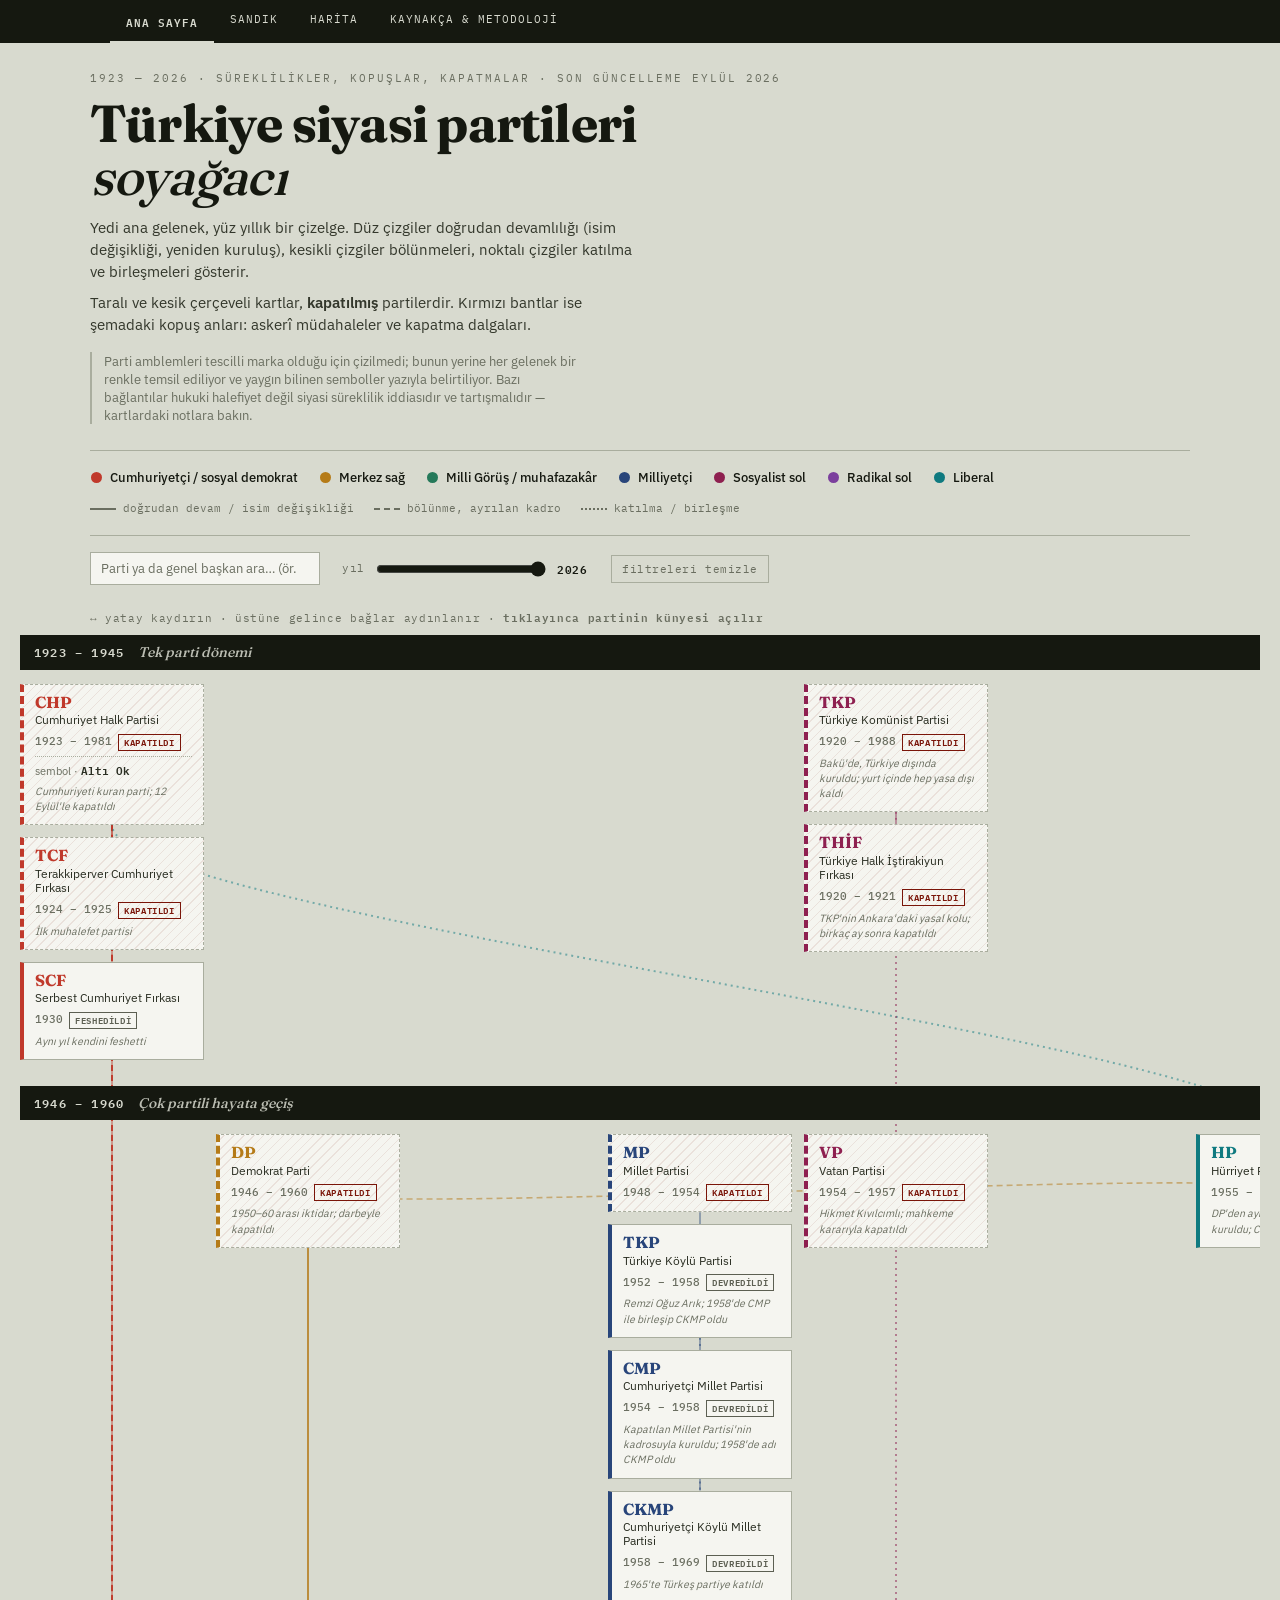
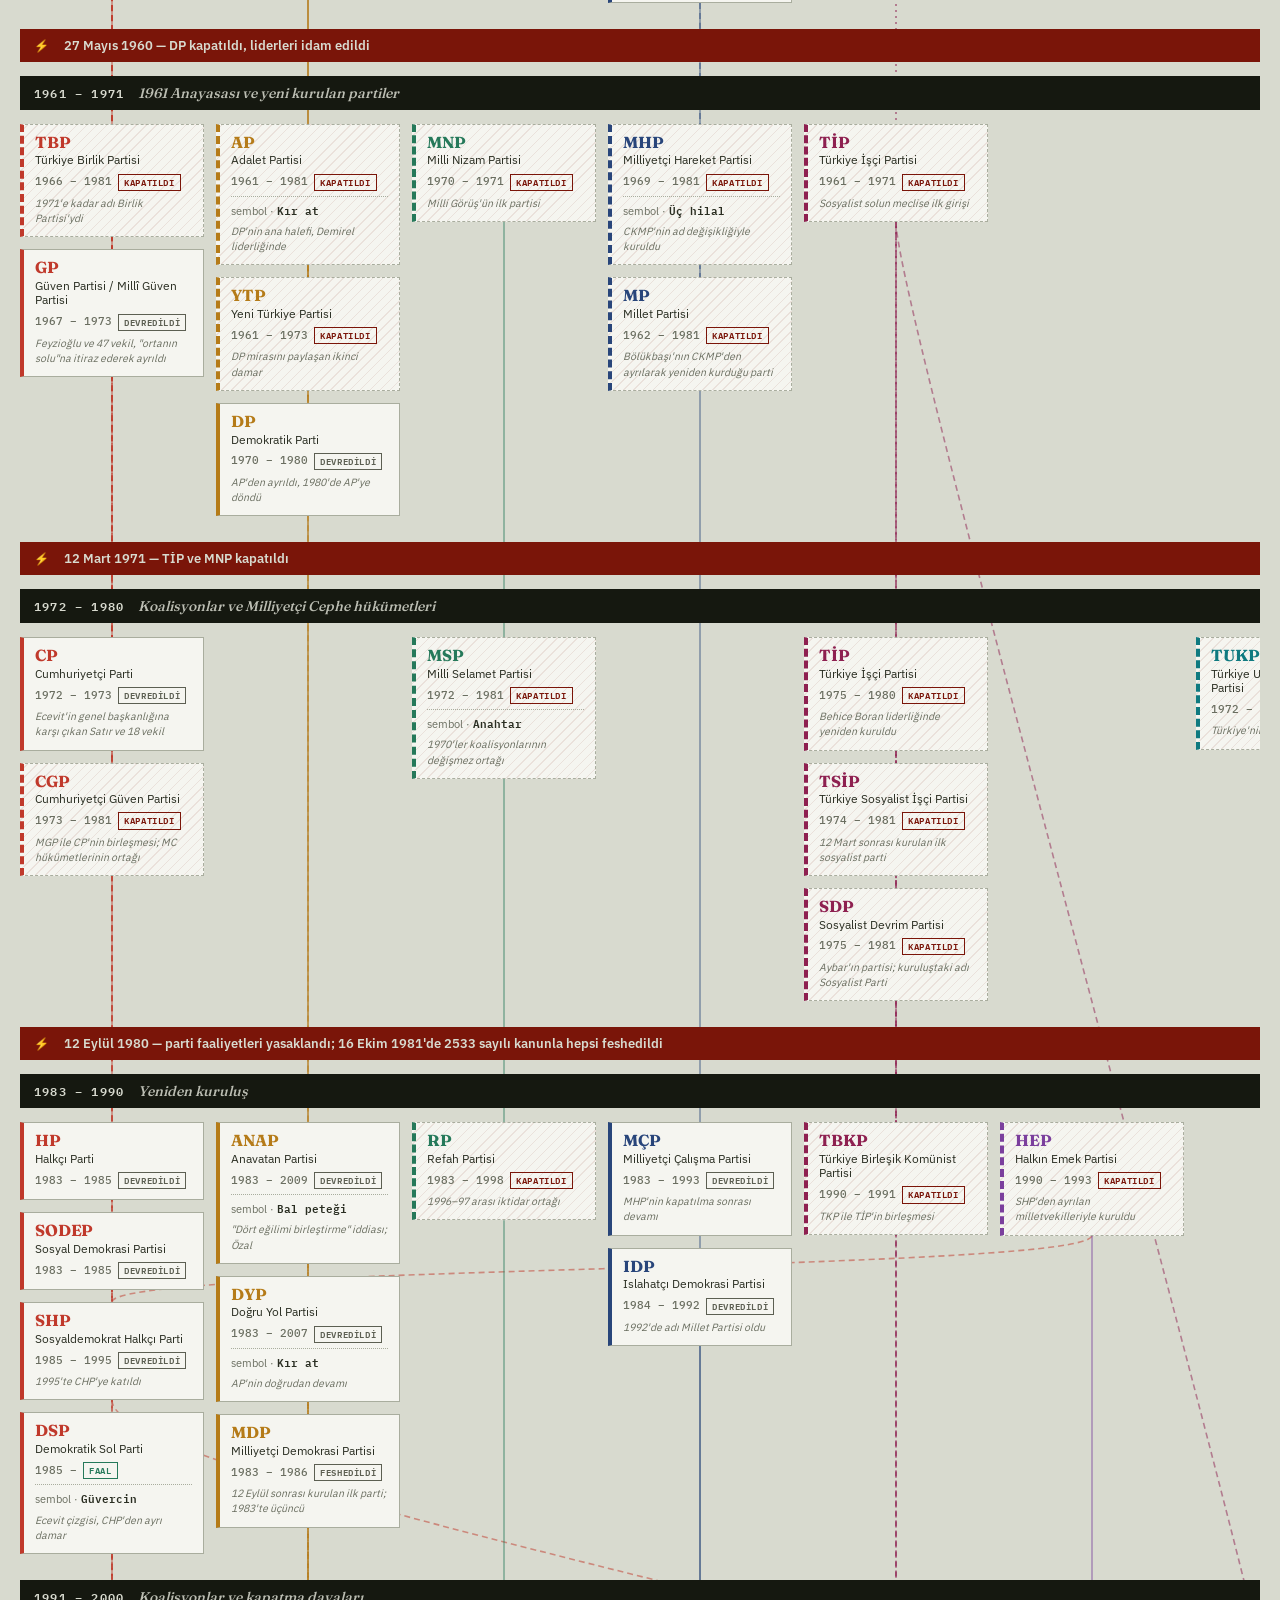
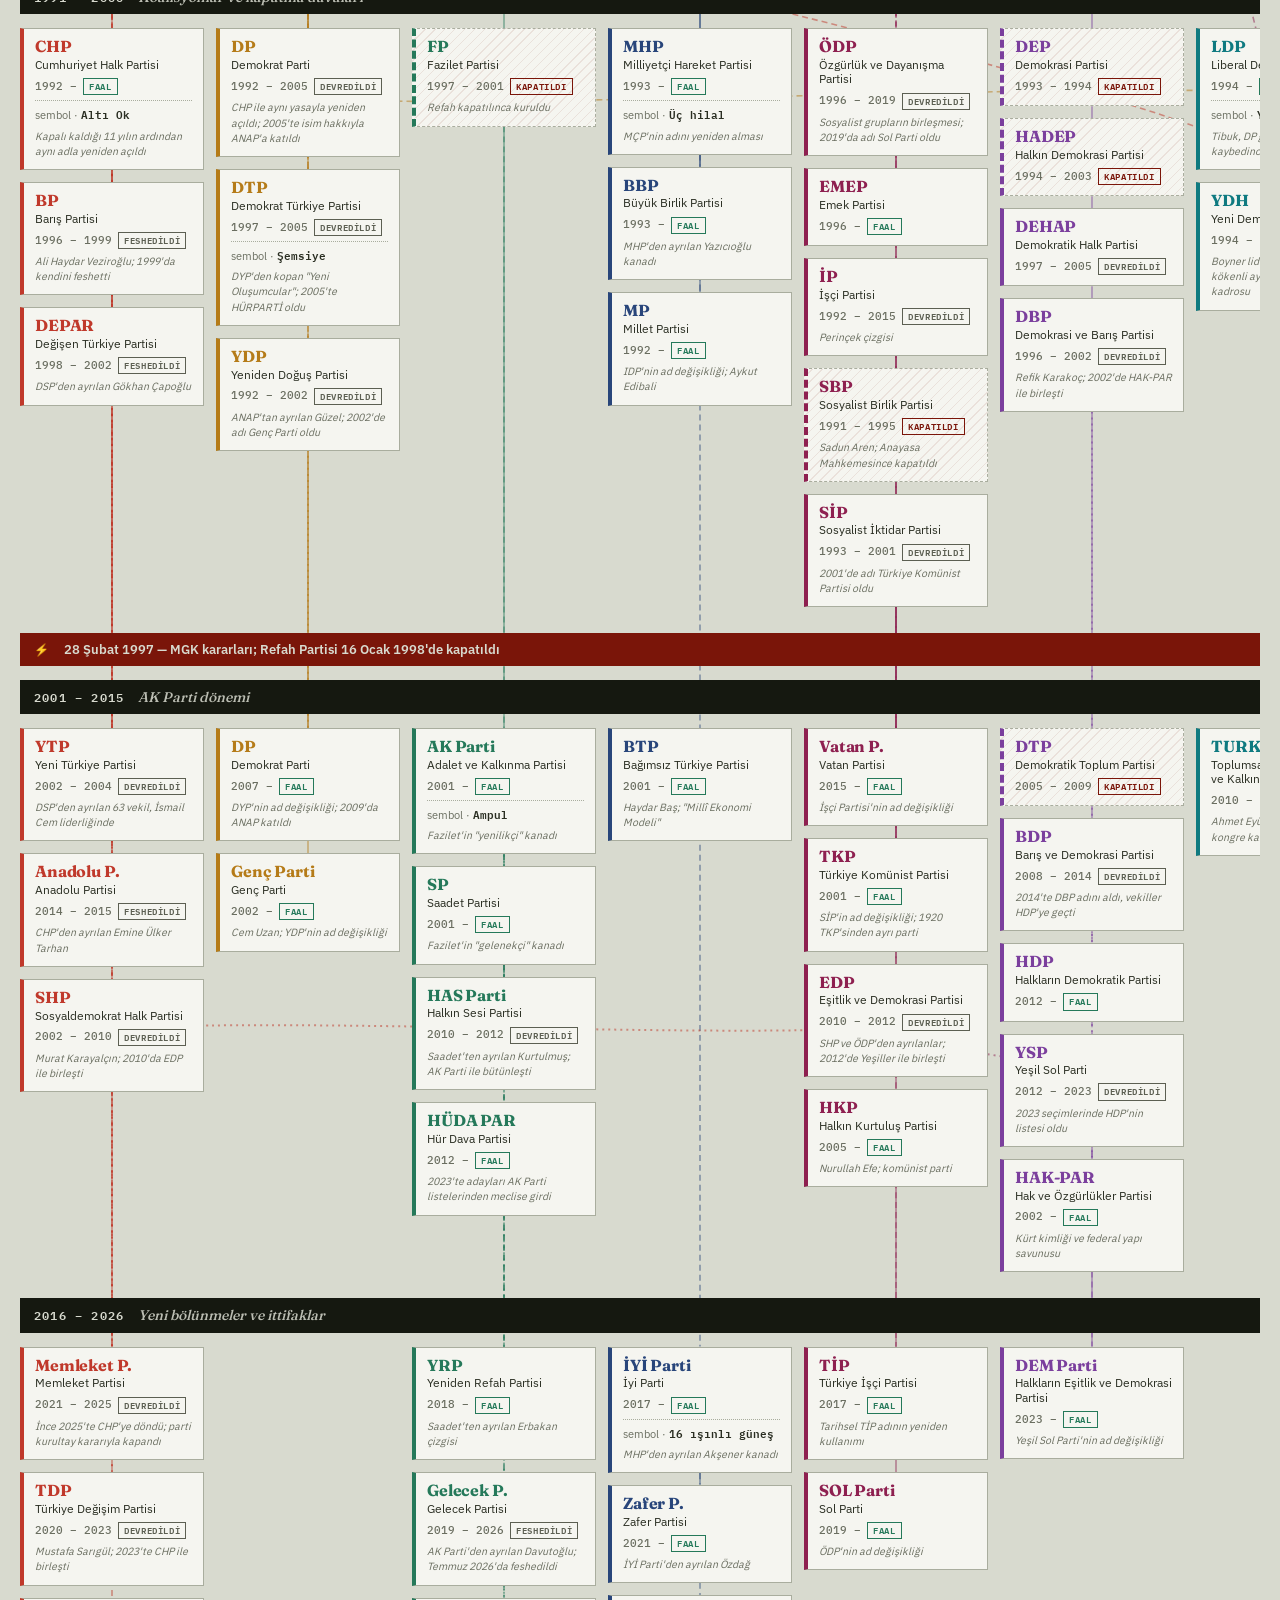
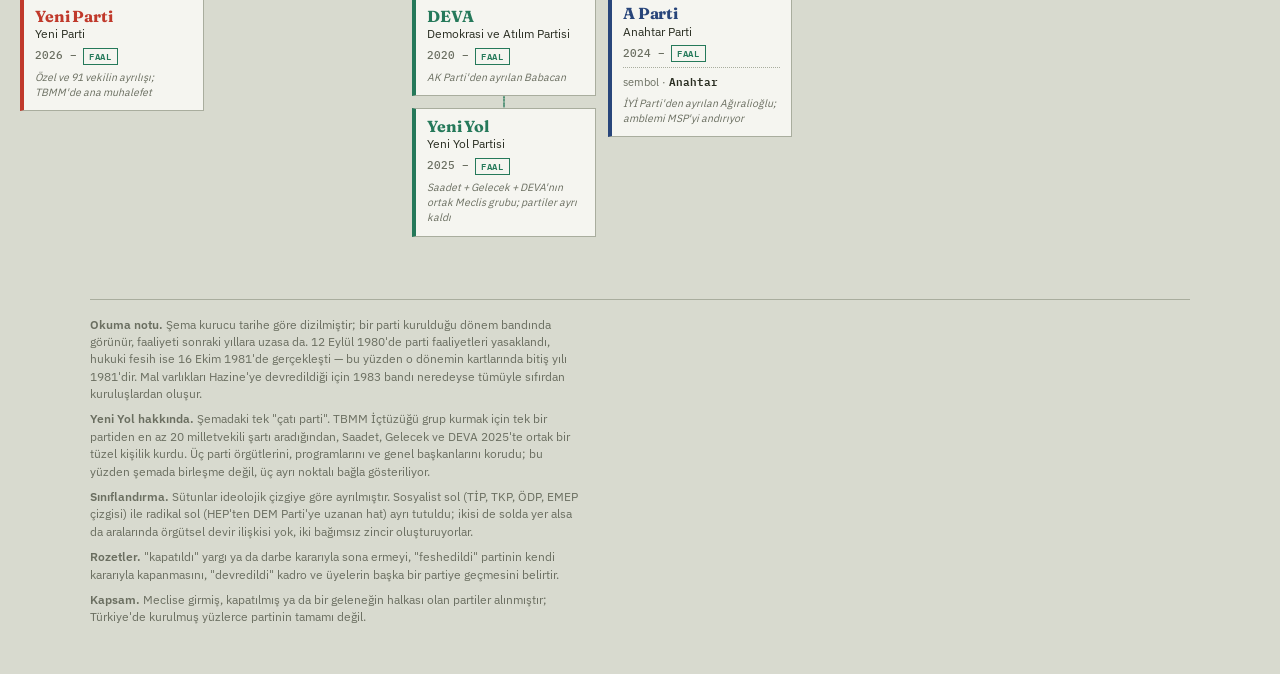
<file: index.html>
<!DOCTYPE html>
<html lang="tr">
<meta charset="utf-8">
<title>Türkiye Siyasi Partileri Soyağacı</title>
<meta name="viewport" content="width=device-width, initial-scale=1">
<meta name="description" content="1923'ten bugüne Türkiye'de kurulan siyasi partilerin soyağacı: yedi gelenek, süreklilikler, bölünmeler, birleşmeler ve kapatmalar tek şemada.">
<meta property="og:type" content="website">
<meta property="og:title" content="Türkiye Siyasi Partileri Soyağacı">
<meta property="og:description" content="1923'ten bugüne Türkiye'de kurulan siyasi partilerin soyağacı: yedi gelenek, süreklilikler, bölünmeler, birleşmeler ve kapatmalar tek şemada.">
<meta property="og:locale" content="tr_TR">
<meta property="og:site_name" content="Türkiye Siyasi Partileri Soyağacı">
<meta property="og:url" content="https://emrebiltekin.me/soyagaci/">
<meta property="og:image" content="https://emrebiltekin.me/soyagaci/paylasim/kapak-soyagaci.png">
<meta property="og:image:width" content="1200">
<meta property="og:image:height" content="630">
<meta property="og:image:alt" content="Türkiye siyasi partilerinin soyağacı şeması: yedi gelenek, partiler ve aralarındaki bağlar">
<meta name="twitter:card" content="summary_large_image">
<meta name="twitter:title" content="Türkiye Siyasi Partileri Soyağacı">
<meta name="twitter:description" content="1923'ten bugüne Türkiye'de kurulan siyasi partilerin soyağacı: yedi gelenek, süreklilikler, bölünmeler, birleşmeler ve kapatmalar tek şemada.">
<meta name="twitter:image" content="https://emrebiltekin.me/soyagaci/paylasim/kapak-soyagaci.png">
<link rel="canonical" href="https://emrebiltekin.me/soyagaci/">
<link rel="icon" href="paylasim/simge.svg" type="image/svg+xml">
<link rel="apple-touch-icon" href="paylasim/simge-180.png">
<meta name="theme-color" content="#151810">
<link rel="stylesheet" href="ortak.css">
<style>
  /* Bu sayfaya (soyağacı şeması) özel stiller. Fontlar, tasarım tokenları, üst menü ve temel tipografi ortak.css içinde. */

  .lejant{
    max-width:1100px;margin:22px auto 0;display:flex;flex-wrap:wrap;gap:6px 20px;
    padding-top:16px;border-top:1px solid var(--cizgi);
  }
  .lej{
    display:flex;align-items:center;gap:8px;font-size:12.5px;font-weight:500;
    cursor:pointer;padding:2px 6px;margin:-2px -6px;border:1px solid transparent;
  }
  .lej:hover{border-color:var(--cizgi)}
  .lej:focus-visible{outline:2px solid var(--murekkep);outline-offset:2px}
  .lej.secili{border-color:var(--murekkep);background:rgba(21,24,16,.07)}
  .dot{width:11px;height:11px;border-radius:50%;flex:none}
  .lejant2{
    max-width:1100px;margin:14px auto 0;display:flex;flex-wrap:wrap;gap:6px 20px;
    font-family:"IBM Plex Mono",monospace;font-size:11px;color:var(--soluk);
  }
  .lejant2 span{display:flex;align-items:center;gap:7px}
  .swatch{width:26px;height:0;border-top:2px solid var(--soluk);flex:none}
  .swatch.kesik{border-top-style:dashed}
  .swatch.nokta{border-top-style:dotted}

  .ara-kutu{
    font-family:"IBM Plex Sans",sans-serif;font-size:13px;color:var(--murekkep);
    background:var(--kart);border:1px solid var(--cizgi);padding:7px 10px;
    width:230px;max-width:60vw;
  }
  .ara-kutu::placeholder{color:var(--soluk)}
  .ara-kutu:focus-visible{outline:2px solid var(--murekkep);outline-offset:1px}

  .kaydir-ipucu{
    max-width:1100px;margin:24px auto 8px;font-family:"IBM Plex Mono",monospace;
    font-size:11px;color:var(--soluk);letter-spacing:.06em;
  }
  .mobil-ipucu{display:none}
  .scroller{overflow-x:auto;overflow-y:hidden;-webkit-overflow-scrolling:touch;padding-bottom:10px}

  #chart{position:relative;min-width:1360px;max-width:1500px;margin:0 auto}
  #edges{position:absolute;inset:0;width:100%;height:100%;pointer-events:none;z-index:0;overflow:visible}

  .satir{
    display:grid;grid-template-columns:repeat(7,1fr);gap:0 12px;
    margin-bottom:26px;position:relative;z-index:1;
  }
  .hucre{display:flex;flex-direction:column;gap:12px}

  .kart .kisa{
    font-family:"Fraunces",serif;font-weight:700;font-size:16px;line-height:1.1;
    color:var(--aile);margin-bottom:2px;letter-spacing:-.01em;
  }
  .kart .ad{font-size:11.5px;line-height:1.25;color:#2A2E22;margin-bottom:6px}
  .kart .yil{
    font-family:"IBM Plex Mono",monospace;font-size:11px;font-weight:500;color:var(--soluk);
    display:flex;align-items:center;gap:6px;flex-wrap:wrap;
  }
  .kart .sembol{
    font-size:10.5px;color:var(--soluk);margin-top:5px;padding-top:5px;
    border-top:1px dotted var(--cizgi);
  }
  .kart .sembol b{font-family:"IBM Plex Mono",monospace;font-weight:600;color:#2A2E22}
  .kart .not{font-size:10.5px;color:var(--soluk);margin-top:5px;font-style:italic}

  .kart.kapatildi{
    background:
      repeating-linear-gradient(-45deg,
        transparent 0 6px,
        rgba(122,21,9,.09) 6px 7px);
    background-color:var(--kart);
    border-style:dashed;
  }

  #chart.odak .kart{opacity:.28}
  #chart.odak .kart.aktif{opacity:1}
  #chart.odak .kart.komsu{opacity:1}

  #chart.filtreli .kart{opacity:.2}
  #chart.filtreli .kart.sonuc{opacity:1}

  path.kenar{fill:none;stroke-width:1.6;opacity:.5;transition:opacity .18s,stroke-width .18s}
  path.kenar.bolunme{stroke-dasharray:6 4}
  path.kenar.katilma{stroke-dasharray:2 4;stroke-width:2}
  #chart.odak path.kenar{opacity:.07}
  #chart.odak path.kenar.aktif{opacity:1;stroke-width:2.6}

  @media (max-width:560px){
    .kart .sembol,.kart .not{font-size:12px}
  }
  @media (max-width:760px){
    .masaustu-ipucu{display:none}
    .mobil-ipucu{display:block}

    .scroller{overflow-x:visible}
    #chart{min-width:0;max-width:100%}
    #edges{display:none}

    .satir{display:flex;flex-direction:column;gap:10px}
    .hucre:empty{display:none}

    .ara-kutu{width:100%;max-width:none}
  }
</style>

<nav class="ustmenu">
  <div class="ustmenu-ic">
    <a href="index.html" class="ustmenu-link aktif">Ana sayfa</a>
    <a href="sandik.html" class="ustmenu-link">Sandık</a>
    <a href="harita.html" class="ustmenu-link">Harita</a>
    <a href="kaynakca.html" class="ustmenu-link">Kaynakça<span class="uzun"> &amp; metodoloji</span></a>
  </div>
</nav>
<div class="wrap">
  <header>
    <div class="eyebrow">1923 — 2026 · süreklilikler, kopuşlar, kapatmalar · son güncelleme Eylül 2026</div>
    <h1>Türkiye siyasi partileri<br><em>soyağacı</em></h1>
    <p class="lede">Yedi ana gelenek, yüz yıllık bir çizelge. Düz çizgiler doğrudan devamlılığı (isim değişikliği, yeniden kuruluş), kesikli çizgiler bölünmeleri, noktalı çizgiler katılma ve birleşmeleri gösterir.</p>
    <p class="lede" style="margin-top:10px">Taralı ve kesik çerçeveli kartlar, <b>kapatılmış</b> partilerdir. Kırmızı bantlar ise şemadaki kopuş anları: askerî müdahaleler ve kapatma dalgaları.</p>
    <p class="disclaimer">Parti amblemleri tescilli marka olduğu için çizilmedi; bunun yerine her gelenek bir renkle temsil ediliyor ve yaygın bilinen semboller yazıyla belirtiliyor. Bazı bağlantılar hukuki halefiyet değil siyasi süreklilik iddiasıdır ve tartışmalıdır — kartlardaki notlara bakın.</p>
  </header>

  <div class="lejant" id="lejant"></div>
  <div class="lejant2">
    <span><i class="swatch"></i> doğrudan devam / isim değişikliği</span>
    <span><i class="swatch kesik"></i> bölünme, ayrılan kadro</span>
    <span><i class="swatch nokta"></i> katılma / birleşme</span>
  </div>

  <div class="araclar">
    <input id="ara" class="ara-kutu" type="search" placeholder="Parti ya da genel başkan ara… (ör. AKP, Demirel)" autocomplete="off" aria-label="Parti ya da genel başkan ara">
    <div class="yil-filtre">
      <span>yıl</span>
      <input id="yilKaydirici" type="range" step="1" aria-label="Yıl filtresi">
      <span id="yilDeger" class="yil-deger"></span>
    </div>
    <button id="filtreTemizle" class="temizle-buton" type="button">filtreleri temizle</button>
  </div>

  <div class="kaydir-ipucu masaustu-ipucu">↔ yatay kaydırın · üstüne gelince bağlar aydınlanır · <b>tıklayınca partinin künyesi açılır</b></div>
  <div class="kaydir-ipucu mobil-ipucu">dönem başlığına dokunarak açıp kapatın · <b>karta dokununca künyesi açılır</b></div>

  <div class="scroller">
    <div id="chart">
      <svg id="edges"></svg>
      <div id="rows"></div>
    </div>
  </div>

  <div id="perde"></div>
  <aside id="panel" role="dialog" aria-modal="true" aria-labelledby="p-kisa" inert aria-hidden="true">
    <button id="kapat" aria-label="Kapat">✕</button>
    <div id="p-govde"></div>
  </aside>

  <footer>
    <p><b>Okuma notu.</b> Şema kurucu tarihe göre dizilmiştir; bir parti kurulduğu dönem bandında görünür, faaliyeti sonraki yıllara uzasa da. 12 Eylül 1980'de parti faaliyetleri yasaklandı, hukuki fesih ise 16 Ekim 1981'de gerçekleşti — bu yüzden o dönemin kartlarında bitiş yılı 1981'dir. Mal varlıkları Hazine'ye devredildiği için 1983 bandı neredeyse tümüyle sıfırdan kuruluşlardan oluşur.</p>
    <p><b>Yeni Yol hakkında.</b> Şemadaki tek "çatı parti". TBMM İçtüzüğü grup kurmak için tek bir partiden en az 20 milletvekili şartı aradığından, Saadet, Gelecek ve DEVA 2025'te ortak bir tüzel kişilik kurdu. Üç parti örgütlerini, programlarını ve genel başkanlarını korudu; bu yüzden şemada birleşme değil, üç ayrı noktalı bağla gösteriliyor.</p>
    <p><b>Sınıflandırma.</b> Sütunlar ideolojik çizgiye göre ayrılmıştır. Sosyalist sol (TİP, TKP, ÖDP, EMEP çizgisi) ile radikal sol (HEP'ten DEM Parti'ye uzanan hat) ayrı tutuldu; ikisi de solda yer alsa da aralarında örgütsel devir ilişkisi yok, iki bağımsız zincir oluşturuyorlar.</p>
    <p><b>Rozetler.</b> "kapatıldı" yargı ya da darbe kararıyla sona ermeyi, "feshedildi" partinin kendi kararıyla kapanmasını, "devredildi" kadro ve üyelerin başka bir partiye geçmesini belirtir.</p>
    <p><b>Kapsam.</b> Meclise girmiş, kapatılmış ya da bir geleneğin halkası olan partiler alınmıştır; Türkiye'de kurulmuş yüzlerce partinin tamamı değil.</p>
  </footer>
</div>

<script src="veri/partiler.js"></script>
<script src="veri/sandik.js"></script>
<script src="veri/genel-baskanlar.js"></script>
<script src="veri/il-sonuclari.js"></script>
<script src="ortak.js"></script>
<script src="sandik-mantik.js"></script>
<script>
(function(){
  const {AILE, BILGI, DONEMLER, N, E, ROZET} = window.PARTILER;
  const SANDIK = window.SANDIK;
  const SM = SandikMantik.olustur(window.PARTILER, Ortak);

  const GUNCEL_YIL=2026;
  let arama="", aileFiltre=null, yilFiltre=null, filtreAktif=false;

  const lej = document.getElementById("lejant");
  AILE.forEach((a,i)=>{
    const d=document.createElement("div"); d.className="lej";
    d.innerHTML='<i class="dot" style="background:'+a.ham+'"></i>'+a.ad;
    d.tabIndex=0; d.setAttribute("role","button"); d.setAttribute("aria-pressed","false");
    function ailesecTogla(){
      document.querySelectorAll(".lej").forEach(x=>{x.classList.remove("secili"); x.setAttribute("aria-pressed","false");});
      if(aileFiltre===i){ aileFiltre=null; }
      else{ aileFiltre=i; d.classList.add("secili"); d.setAttribute("aria-pressed","true"); }
      filtreUygula();
    }
    d.addEventListener("click",ailesecTogla);
    d.addEventListener("keydown",e=>{ if(e.key==="Enter"||e.key===" "){ e.preventDefault(); ailesecTogla(); } });
    lej.appendChild(d);
  });

  const rows=document.getElementById("rows");
  DONEMLER.forEach((d,i)=>{
    const b=document.createElement("div"); b.className="banner";
    b.innerHTML='<span class="yil">'+d.yil+'</span><span class="ad">'+d.ad+'</span><span class="ok" aria-hidden="true">−</span>';
    rows.appendChild(b);

    const s=document.createElement("div"); s.className="satir"; s.id="donem-"+i;
    for(let c=0;c<7;c++){
      const h=document.createElement("div"); h.className="hucre"; h.dataset.col=c;
      N.filter(n=>n.donem===i && n.aile===c).forEach(n=>h.appendChild(kart(n)));
      s.appendChild(h);
    }
    rows.appendChild(s);

    Ortak.bantKur(b, s, ciz);

    if(d.kesinti){
      const k=document.createElement("div"); k.className="banner kesinti";
      k.innerHTML='<span class="yil">⚡</span><span class="ad">'+d.kesinti.metin+'</span>';
      rows.appendChild(k);
    }
  });

  function kart(n){
    const el=document.createElement("div");
    el.className="kart"+(n.durum==="kapatildi"?" kapatildi":"");
    el.style.setProperty("--aile",AILE[n.aile].ham);
    el.dataset.id=n.id;
    el.tabIndex=0;
    el.setAttribute("role","button");
    el.addEventListener("keydown",e=>{
      if(e.key==="Enter"||e.key===" "){ e.preventDefault(); ac(n.id); }
    });
    const r=ROZET[n.durum];
    el.innerHTML =
      '<div class="kisa">'+n.kisa+'</div>'+
      '<div class="ad">'+n.ad+'</div>'+
      '<div class="yil">'+n.yil+' <span class="rozet '+r[1]+'">'+r[0]+'</span></div>'+
      (n.sembol?'<div class="sembol">sembol · <b>'+n.sembol+'</b></div>':'')+
      (n.not?'<div class="not">'+n.not+'</div>':'');
    return el;
  }

  const chart=document.getElementById("chart");
  const svg=document.getElementById("edges");
  const yol={};

  function ciz(){
    svg.innerHTML="";
    const cb=chart.getBoundingClientRect();
    svg.setAttribute("viewBox","0 0 "+chart.offsetWidth+" "+chart.offsetHeight);
    for(const k in yol) delete yol[k];

    E.forEach(e=>{
      const a=chart.querySelector('[data-id="'+e[0]+'"]');
      const b=chart.querySelector('[data-id="'+e[1]+'"]');
      if(!a||!b) return;
      // kapalı dönemdeki kart ölçülemez; ucu görünmeyen bağı hiç çizme
      if(a.offsetParent===null||b.offsetParent===null) return;
      const ra=a.getBoundingClientRect(), rb=b.getBoundingClientRect();
      const ax=ra.left-cb.left+ra.width/2, bx=rb.left-cb.left+rb.width/2;

      let ay,by;
      if(rb.top>=ra.bottom-4){ ay=ra.bottom-cb.top; by=rb.top-cb.top; }
      else if(rb.bottom<=ra.top+4){ ay=ra.top-cb.top; by=rb.bottom-cb.top; }
      else { ay=ra.top-cb.top+ra.height/2; by=rb.top-cb.top+rb.height/2; }

      const dy=(by-ay);
      const c=Math.max(28,Math.min(90,Math.abs(dy)*0.55));
      const d="M "+ax+" "+ay+" C "+ax+" "+(ay+Math.sign(dy||1)*c)+", "+bx+" "+(by-Math.sign(dy||1)*c)+", "+bx+" "+by;

      const p=document.createElementNS("http://www.w3.org/2000/svg","path");
      p.setAttribute("d",d);
      p.setAttribute("class","kenar "+e[2]);
      const kaynak=N.find(n=>n.id===e[0]);
      p.setAttribute("stroke",AILE[kaynak?kaynak.aile:0].ham);
      svg.appendChild(p);

      (yol[e[0]]=yol[e[0]]||[]).push({p:p,other:e[1]});
      (yol[e[1]]=yol[e[1]]||[]).push({p:p,other:e[0]});
    });
  }

  /* ---- arama / sütun / yıl filtreleri ---- */
  function parseYil(y){
    const bas=+y.slice(0,4);
    if(y.indexOf("–")===-1) return {bas:bas, bit:bas};
    const m=y.match(/–\s*(\d{4})/);
    return {bas:bas, bit:m?+m[1]:GUNCEL_YIL};
  }

  function eslesiyorMu(n){
    if(aileFiltre!==null && n.aile!==aileFiltre) return false;
    if(yilFiltre!==null){
      const yr=parseYil(n.yil);
      if(yilFiltre<yr.bas || yilFiltre>yr.bit) return false;
    }
    if(arama){
      const q=arama.toLocaleLowerCase("tr");
      const gb=(window.GENEL_BASKANLAR||{})[n.id]||[];
      const hedef=(n.kisa+" "+n.ad+" "+gb.map(x=>x.ad).join(" ")).toLocaleLowerCase("tr");
      if(hedef.indexOf(q)===-1) return false;
    }
    return true;
  }

  function filtreUygula(){
    filtreAktif=!!(arama || aileFiltre!==null || yilFiltre!==null);
    chart.classList.toggle("filtreli",filtreAktif);
    if(filtreAktif){
      chart.classList.remove("odak");
      chart.querySelectorAll(".aktif,.komsu").forEach(x=>x.classList.remove("aktif","komsu"));
    }
    chart.querySelectorAll(".kart").forEach(el=>{
      const n=bul(el.dataset.id);
      el.classList.toggle("sonuc",filtreAktif && eslesiyorMu(n));
    });
    let duzenDegisti=false;
    if(filtreAktif){
      document.querySelectorAll(".satir.kapali").forEach(s=>{
        if(!s.querySelector(".kart.sonuc")) return;
        duzenDegisti=true;
        const b=document.querySelector('.banner[aria-controls="'+s.id+'"]');
        if(b) Ortak.bantDurum(b, s, false); else s.classList.remove("kapali");
      });
    }
    document.getElementById("filtreTemizle").classList.toggle("aktif",filtreAktif);
    // sadece kapalı bir dönem açıldıysa yükseklikler değişir; her tuş vuruşunda yeniden çizme
    if(duzenDegisti) ciz();
  }

  function vurgula(k){
    if(filtreAktif||!k) return;
    if(k.classList.contains("aktif")) return;   // aynı kart içinde gezinirken titremesin
    vurguyuSil();
    chart.classList.add("odak");
    k.classList.add("aktif");
    (yol[k.dataset.id]||[]).forEach(o=>{
      o.p.classList.add("aktif");
      const m=chart.querySelector('[data-id="'+o.other+'"]');
      if(m) m.classList.add("komsu");
    });
  }
  function vurguyuSil(){
    chart.classList.remove("odak");
    chart.querySelectorAll(".aktif,.komsu").forEach(x=>x.classList.remove("aktif","komsu"));
  }
  chart.addEventListener("mouseover",ev=>vurgula(ev.target.closest(".kart")));
  chart.addEventListener("mouseout",ev=>{
    // kart içindeki alt öğeler arasında gezinirken vurguyu düşürme
    const k=ev.target.closest(".kart"); if(!k) return;
    if(ev.relatedTarget&&k.contains(ev.relatedTarget)) return;
    vurguyuSil();
  });
  chart.addEventListener("focusin",ev=>vurgula(ev.target.closest(".kart")));
  chart.addEventListener("focusout",ev=>{
    const k=ev.target.closest(".kart"); if(!k) return;
    if(ev.relatedTarget&&k.contains(ev.relatedTarget)) return;
    vurguyuSil();
  });

  /* ---- açıklama paneli ---- */
  const panel=document.getElementById("panel");
  const perde=document.getElementById("perde");
  const govde=document.getElementById("p-govde");
  const ETIKET={devam:"doğrudan devam",bolunme:"bölünme",katilma:"katılma"};
  const Panel = Ortak.panelKur({
    panel, perde, govde,
    kapatDugmesi: document.getElementById("kapat"),
    odakSecici: ".kart",
    kapaninca: () => history.replaceState(null, "", location.pathname + location.search)
  });

  function bul(id){ return N.find(n=>n.id===id); }

  function satirlar(liste){
    return liste.map(x=>{
      const n=bul(x.id); if(!n) return "";
      return '<li><i style="background:'+AILE[n.aile].ham+'"></i>'+
             '<button class="p-git" data-git="'+n.id+'">'+n.kisa+'</button>'+
             '<span>'+n.yil+' · '+x.tur+'</span></li>';
    }).join("");
  }

  function ac(id){
    const n=bul(id); if(!n) return;
    const b=BILGI[id]||{};
    const renk=AILE[n.aile].ham;
    const r=ROZET[n.durum];
    const oncul=E.filter(e=>e[1]===id).map(e=>({id:e[0],tur:ETIKET[e[2]]}));
    const ardil=E.filter(e=>e[0]===id).map(e=>({id:e[1],tur:ETIKET[e[2]]}));
    const html =
      '<div class="p-kisa" id="p-kisa" style="color:'+renk+'">'+n.kisa+'</div>'+
      '<div class="p-ad">'+n.ad+'</div>'+
      '<div class="p-meta">'+n.yil+' <span class="rozet '+r[1]+'">'+r[0]+'</span>'+
        ' · '+AILE[n.aile].ad+'</div>'+
      (b.k?'<div class="p-etiket">Kurucu ve öncü isimler</div><div class="p-kurucu">'+b.k+'</div>':'')+
      (b.o?'<div class="p-etiket">Özet</div><div class="p-ozet">'+b.o+'</div>':'')+
      SM.genelBaskanlarHTML(id, window.GENEL_BASKANLAR)+
      (n.sembol?'<div class="p-etiket">Sembol</div><div class="p-sembol">'+n.sembol+'</div>':'')+
      (oncul.length?'<div class="p-etiket">Nereden geldi</div><ul>'+satirlar(oncul)+'</ul>':'')+
      (ardil.length?'<div class="p-etiket">Nereye gitti</div><ul>'+satirlar(ardil)+'</ul>':'');
    const secimler = SM.kunyeSecimleriHTML(id, SANDIK) + SM.haritaKunyeHTML(id, SANDIK, window.IL_SONUCLARI);
    Panel.ac(html + secimler, renk);
    history.replaceState(null, "", "#" + id);
  }

  chart.addEventListener("click",ev=>{
    const k=ev.target.closest(".kart"); if(!k) return;
    ac(k.dataset.id);
  });
  govde.addEventListener("click",ev=>{
    const g=ev.target.closest("[data-git]"); if(!g) return;
    ac(g.dataset.git);
    const hedef=chart.querySelector('[data-id="'+g.dataset.git+'"]');
    if(hedef){ Panel.odakHedefi(hedef); hedef.scrollIntoView({block:"center",inline:"center",behavior:"smooth"}); }
  });

  /* ---- araç çubuğu: arama + yıl kaydırıcı + temizle ---- */
  let YMIN=9999, YMAX=0;
  N.forEach(n=>{ const yr=parseYil(n.yil); if(yr.bas<YMIN) YMIN=yr.bas; if(yr.bit>YMAX) YMAX=yr.bit; });

  const araInput=document.getElementById("ara");
  araInput.addEventListener("input",()=>{ arama=araInput.value.trim(); filtreUygula(); });

  const yilKaydirici=document.getElementById("yilKaydirici");
  const yilDeger=document.getElementById("yilDeger");
  yilKaydirici.min=YMIN; yilKaydirici.max=YMAX; yilKaydirici.value=YMAX;
  yilDeger.textContent=YMAX;
  yilKaydirici.addEventListener("input",()=>{
    const v=+yilKaydirici.value;
    // en sağ uç "filtre yok" demektir; yoksa kaydırıcıyı geri çekince filtre kapanmıyordu
    yilFiltre = (v===YMAX) ? null : v;
    yilDeger.textContent=yilKaydirici.value;
    filtreUygula();
  });

  document.getElementById("filtreTemizle").addEventListener("click",()=>{
    arama=""; araInput.value="";
    aileFiltre=null;
    document.querySelectorAll(".lej.secili").forEach(x=>{x.classList.remove("secili"); x.setAttribute("aria-pressed","false");});
    yilFiltre=null;
    yilKaydirici.value=YMAX; yilDeger.textContent=YMAX;
    filtreUygula();
  });

  /* ---- doğrudan bağlantı: index.html#<parti> ---- */
  function hashAc(){
    const id = Ortak.hashOku(location.hash);
    if(!id || !bul(id)) return;
    const el = chart.querySelector('[data-id="'+id+'"]');
    const s = el.closest(".satir");
    if(s.classList.contains("kapali")){
      const b = document.querySelector('.banner[aria-controls="'+s.id+'"]');
      Ortak.bantDurum(b, s, false); ciz();
    }
    el.scrollIntoView({block:"center", inline:"center"});
    el.focus();
    ac(id);
  }
  window.addEventListener("hashchange", hashAc);
  hashAc();

  ciz();
  window.addEventListener("resize",()=>{clearTimeout(window.__t);window.__t=setTimeout(ciz,120)});
  if(document.fonts&&document.fonts.ready) document.fonts.ready.then(ciz);
  setTimeout(ciz,400);
})();
</script>
</file>
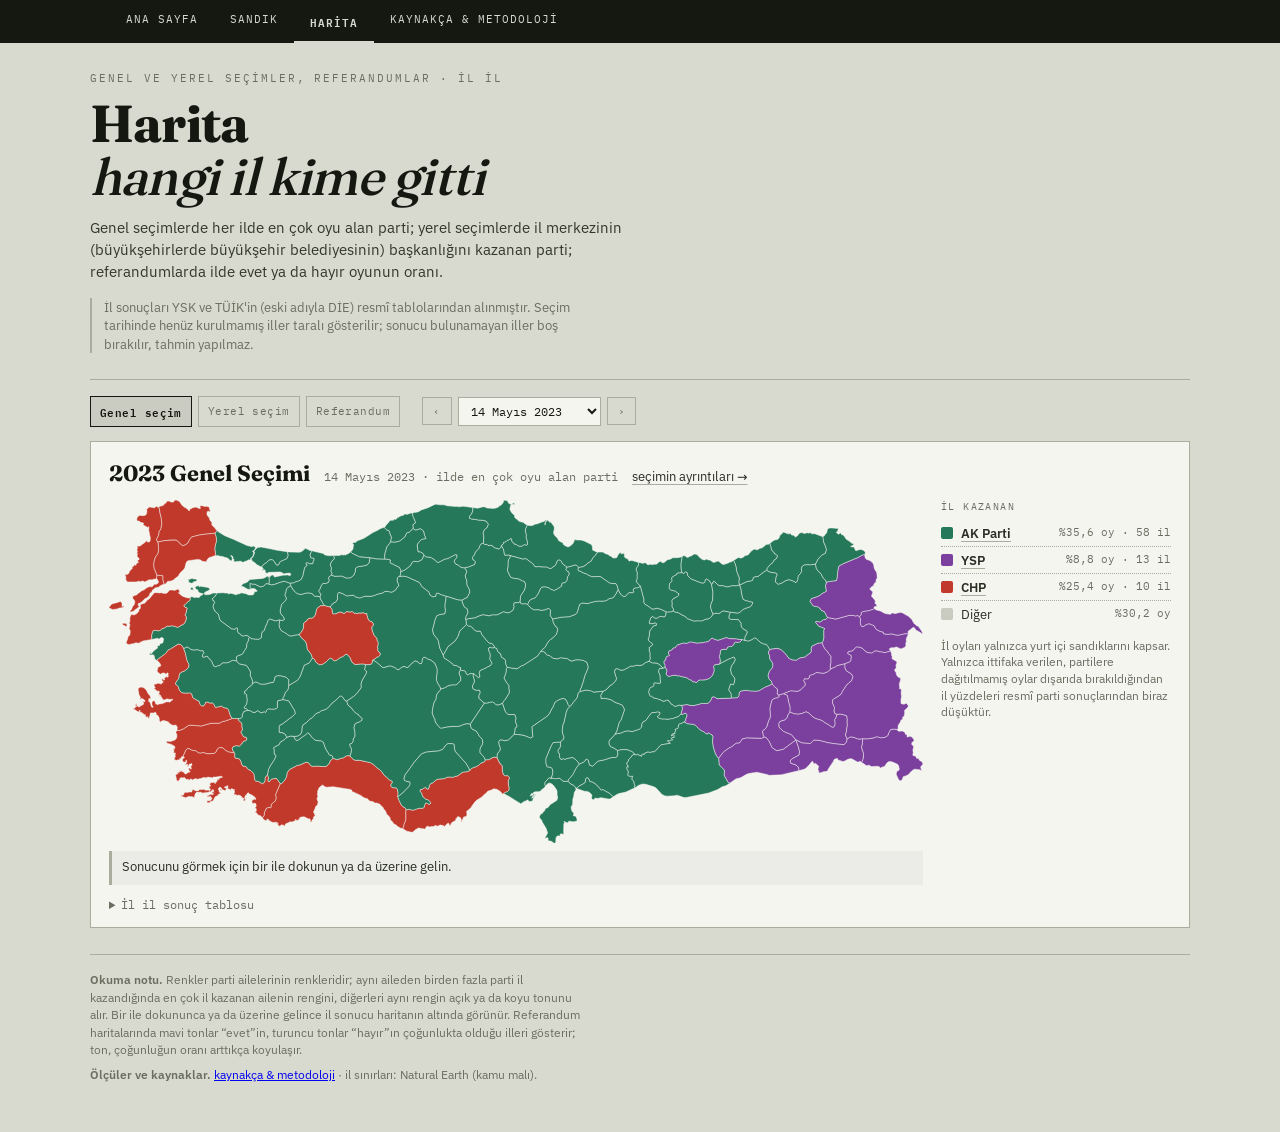
<file: harita.html>
<!DOCTYPE html>
<html lang="tr">
<meta charset="utf-8">
<title>Harita — Türkiye Siyasi Partileri Soyağacı</title>
<meta name="viewport" content="width=device-width, initial-scale=1">
<meta name="description" content="Genel ve yerel seçimlerde hangi partinin hangi ilde birinci çıktığı, referandumlarda illerin evet ya da hayır dediği, Türkiye haritası üzerinde.">
<meta property="og:type" content="website">
<meta property="og:title" content="Harita — Türkiye Siyasi Partileri Soyağacı">
<meta property="og:description" content="Seçimlerde il il kazanan partiler, Türkiye haritası üzerinde.">
<meta property="og:locale" content="tr_TR">
<meta property="og:site_name" content="Türkiye Siyasi Partileri Soyağacı">
<meta property="og:url" content="https://emrebiltekin.me/soyagaci/harita.html">
<meta property="og:image" content="https://emrebiltekin.me/soyagaci/paylasim/kapak-harita.png">
<meta property="og:image:width" content="1200">
<meta property="og:image:height" content="630">
<meta property="og:image:alt" content="Türkiye haritası: illerde birinci çıkan partiler">
<meta name="twitter:card" content="summary_large_image">
<meta name="twitter:title" content="Harita — Türkiye Siyasi Partileri Soyağacı">
<meta name="twitter:description" content="Seçimlerde il il kazanan partiler, Türkiye haritası üzerinde.">
<meta name="twitter:image" content="https://emrebiltekin.me/soyagaci/paylasim/kapak-harita.png">
<link rel="canonical" href="https://emrebiltekin.me/soyagaci/harita.html">
<link rel="icon" href="paylasim/simge.svg" type="image/svg+xml">
<link rel="apple-touch-icon" href="paylasim/simge-180.png">
<meta name="theme-color" content="#151810">
<link rel="stylesheet" href="ortak.css">
<link rel="stylesheet" href="harita.css">

<nav class="ustmenu">
  <div class="ustmenu-ic">
    <a href="index.html" class="ustmenu-link">Ana sayfa</a>
    <a href="sandik.html" class="ustmenu-link">Sandık</a>
    <a href="harita.html" class="ustmenu-link aktif">Harita</a>
    <a href="kaynakca.html" class="ustmenu-link">Kaynakça<span class="uzun"> &amp; metodoloji</span></a>
  </div>
</nav>
<div class="wrap">
  <header>
    <div class="eyebrow">genel ve yerel seçimler, referandumlar · il il</div>
    <h1>Harita<br><em>hangi il kime gitti</em></h1>
    <p class="lede">Genel seçimlerde her ilde en çok oyu alan parti; yerel seçimlerde il merkezinin (büyükşehirlerde
      büyükşehir belediyesinin) başkanlığını kazanan parti; referandumlarda ilde evet ya da hayır oyunun oranı.</p>
    <p class="disclaimer">İl sonuçları YSK ve TÜİK'in (eski adıyla DİE) resmî tablolarından alınmıştır. Seçim tarihinde henüz
      kurulmamış iller taralı gösterilir; sonucu bulunamayan iller boş bırakılır, tahmin yapılmaz.</p>
  </header>

  <div class="araclar h-araclar">
    <div class="turlar" role="group" aria-label="Seçim türü">
      <button type="button" class="tur-dugme" data-tur="genel" aria-pressed="true">Genel seçim</button>
      <button type="button" class="tur-dugme" data-tur="yerel" aria-pressed="false">Yerel seçim</button>
      <button type="button" class="tur-dugme" data-tur="referandum" aria-pressed="false">Referandum</button>
    </div>
    <div class="h-secim">
      <button type="button" class="temizle-buton" id="hOnceki" aria-label="Önceki seçim">‹</button>
      <label class="gizli" for="hSecim">Seçim</label>
      <select id="hSecim"></select>
      <button type="button" class="temizle-buton" id="hSonraki" aria-label="Sonraki seçim">›</button>
    </div>
  </div>

  <section class="h-sahne" aria-live="polite">
    <div class="h-baslik" id="hBaslik"></div>
    <div class="h-duzen">
      <div><div class="h-cizim" id="hCizim"></div>
        <div class="h-secili" id="hSecili"></div></div>
      <div class="h-yan" id="hYan"></div>
    </div>
    <details class="h-ayrinti">
      <summary>İl il sonuç tablosu</summary>
      <div id="hTablo"></div>
    </details>
  </section>

  <footer>
    <p><b>Okuma notu.</b> Renkler parti ailelerinin renkleridir; aynı aileden birden fazla parti il
      kazandığında en çok il kazanan ailenin rengini, diğerleri aynı rengin açık ya da koyu tonunu alır.
      Bir ile dokununca ya da üzerine gelince il sonucu haritanın altında görünür. Referandum haritalarında mavi tonlar “evet”in, turuncu tonlar “hayır”ın çoğunlukta olduğu illeri gösterir; ton, çoğunluğun oranı arttıkça koyulaşır.</p>
    <p><b>Ölçüler ve kaynaklar.</b> <a href="kaynakca.html#harita">kaynakça &amp; metodoloji</a> ·
      il sınırları: Natural Earth (kamu malı).</p>
  </footer>
</div>

<script src="veri/partiler.js"></script>
<script src="veri/sandik.js"></script>
<script src="veri/iller.js"></script>
<script src="veri/il-sonuclari.js"></script>
<script src="ortak.js"></script>
<script src="sandik-mantik.js"></script>
<script src="harita-mantik.js"></script>
<script src="harita-sayfa.js"></script>
</file>
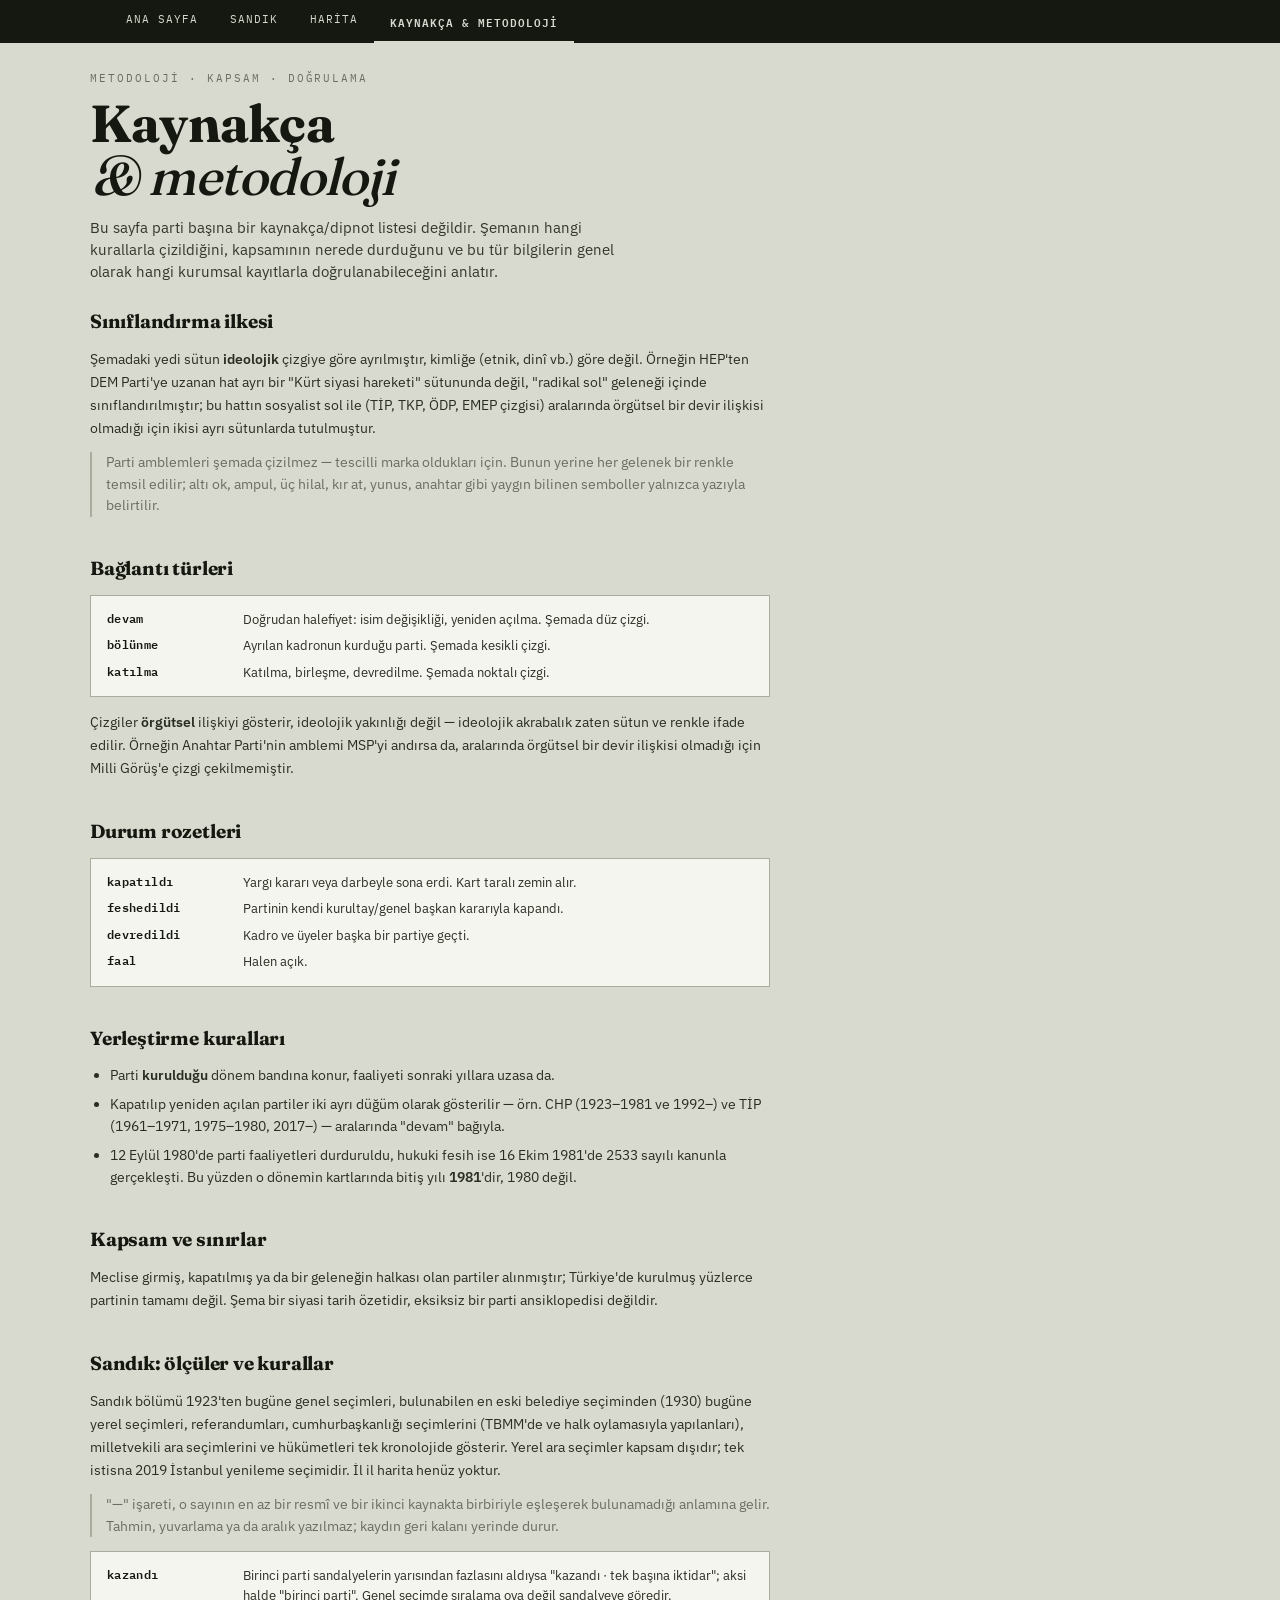
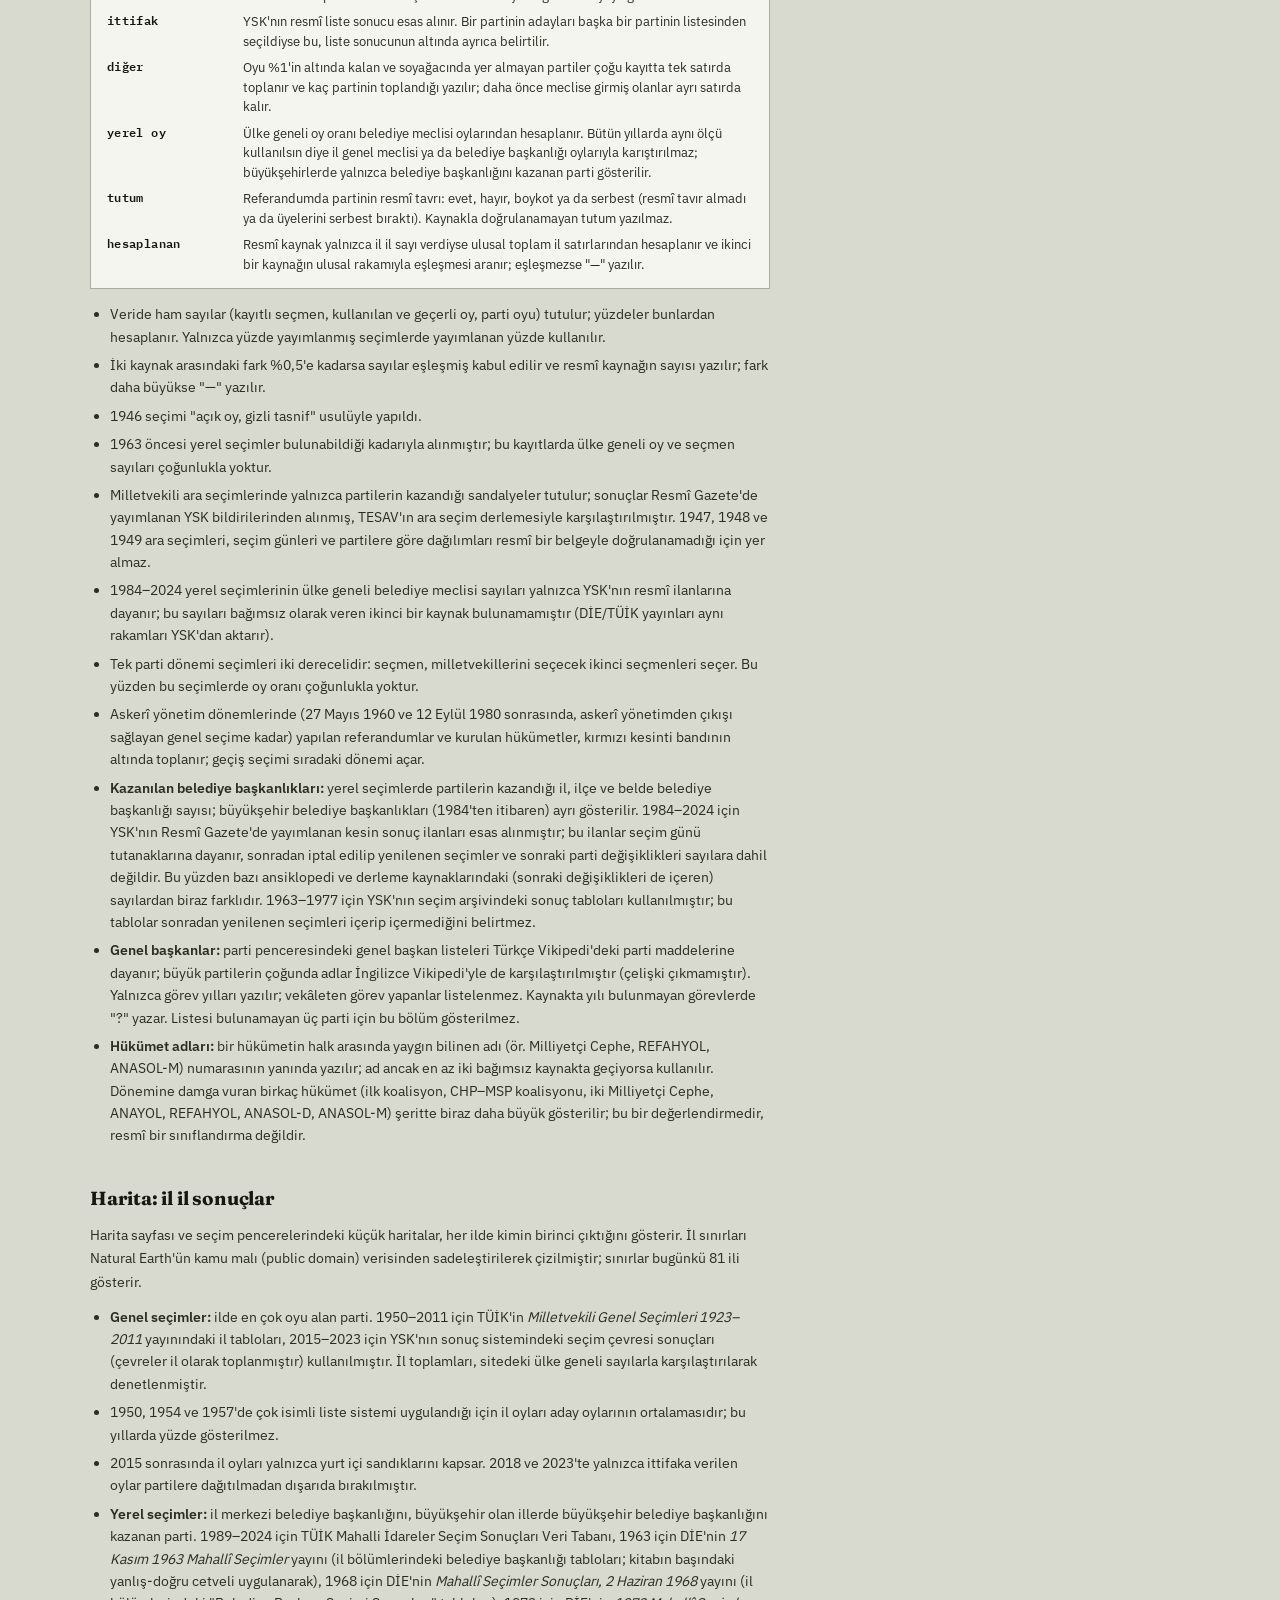
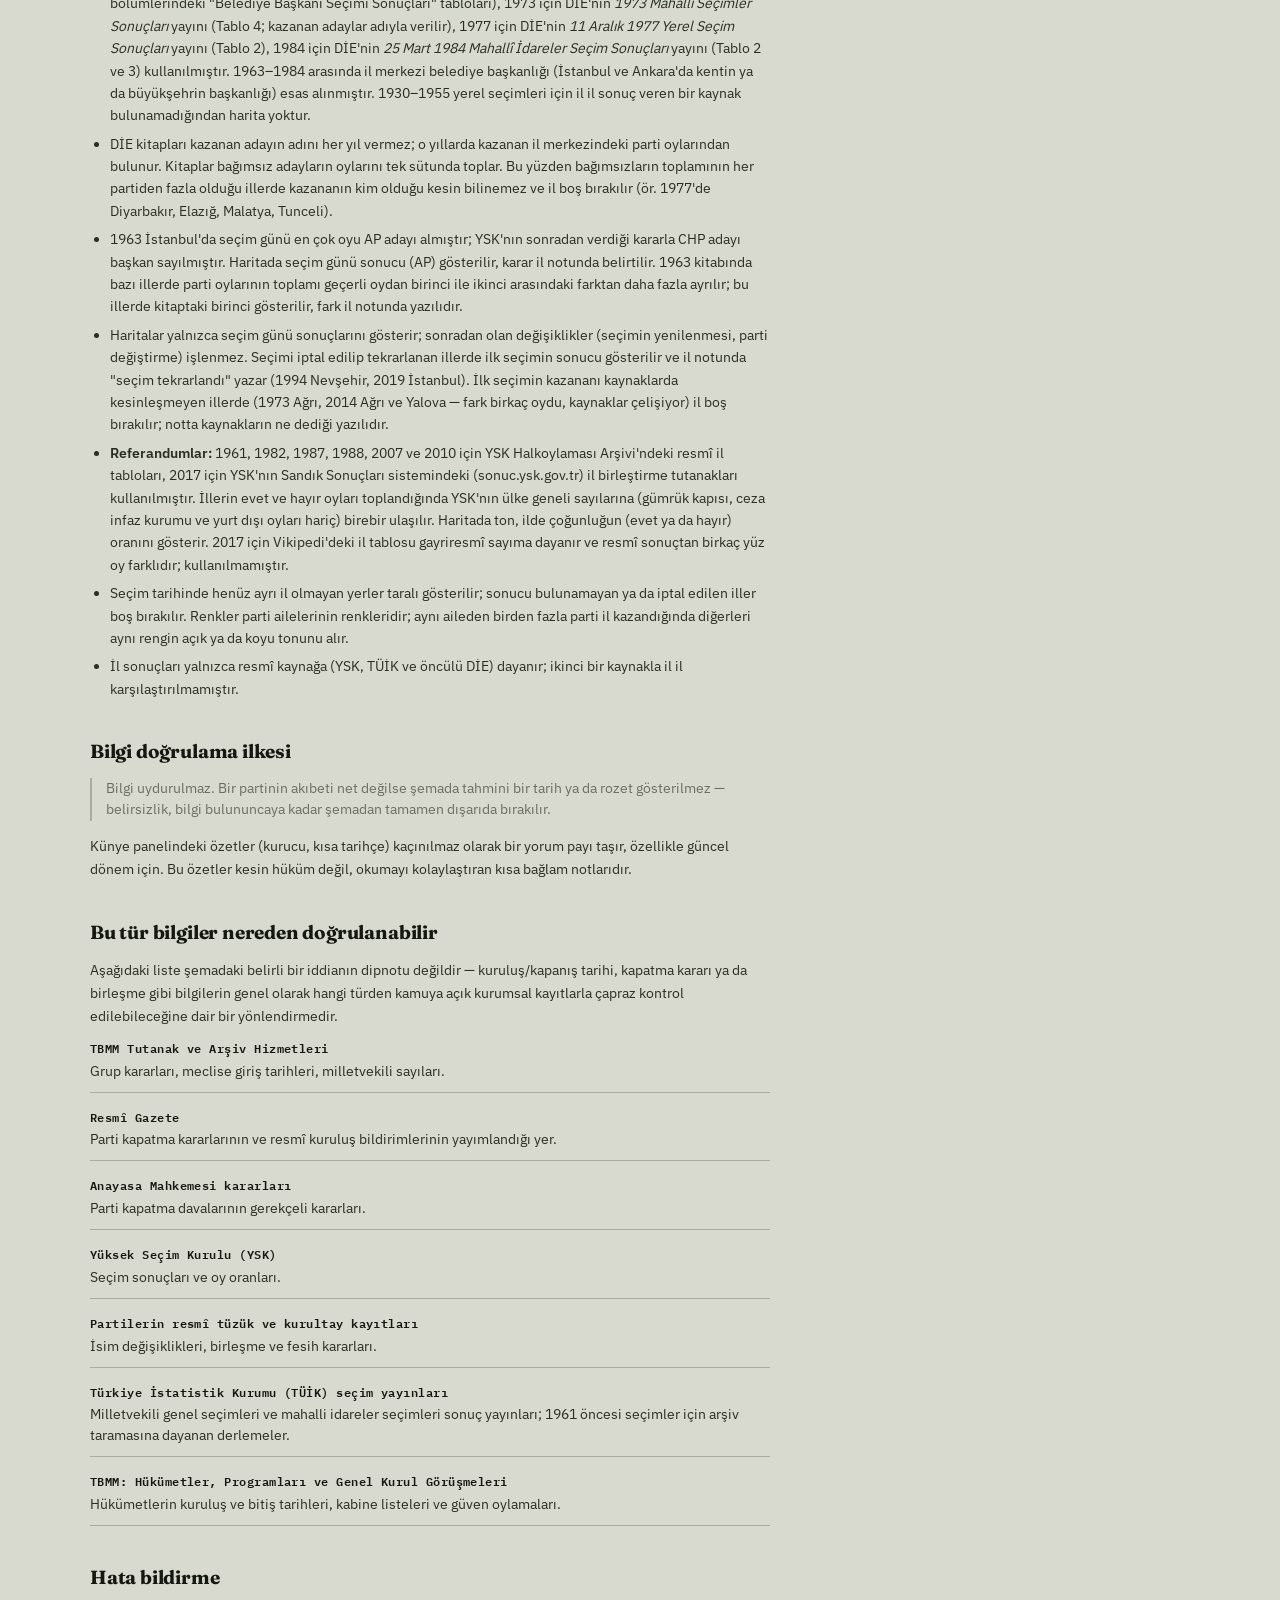
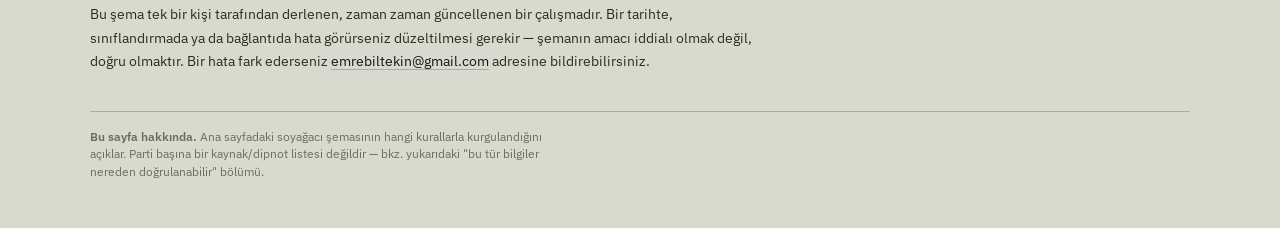
<file: kaynakca.html>
<!DOCTYPE html>
<html lang="tr">
<meta charset="utf-8">
<title>Kaynakça &amp; Metodoloji — Türkiye Siyasi Partileri Soyağacı</title>
<meta name="viewport" content="width=device-width, initial-scale=1">
<meta name="description" content="Türkiye siyasi partileri soyağacının hangi kurallarla çizildiği, kapsamının nerede durduğu ve bağlantıların nasıl doğrulandığı.">
<meta property="og:type" content="article">
<meta property="og:title" content="Kaynakça &amp; metodoloji — Türkiye Siyasi Partileri Soyağacı">
<meta property="og:description" content="Şemanın hangi kurallarla çizildiği, kapsamının nerede durduğu ve bağlantıların nasıl doğrulandığı.">
<meta property="og:locale" content="tr_TR">
<meta property="og:site_name" content="Türkiye Siyasi Partileri Soyağacı">
<meta property="og:url" content="https://emrebiltekin.me/soyagaci/kaynakca.html">
<meta property="og:image" content="https://emrebiltekin.me/soyagaci/paylasim/kapak-soyagaci.png">
<meta property="og:image:width" content="1200">
<meta property="og:image:height" content="630">
<meta property="og:image:alt" content="Türkiye siyasi partilerinin soyağacı şeması">
<meta name="twitter:card" content="summary_large_image">
<meta name="twitter:title" content="Kaynakça &amp; metodoloji — Türkiye Siyasi Partileri Soyağacı">
<meta name="twitter:description" content="Şemanın hangi kurallarla çizildiği, kapsamının nerede durduğu ve bağlantıların nasıl doğrulandığı.">
<meta name="twitter:image" content="https://emrebiltekin.me/soyagaci/paylasim/kapak-soyagaci.png">
<link rel="canonical" href="https://emrebiltekin.me/soyagaci/kaynakca.html">
<link rel="icon" href="paylasim/simge.svg" type="image/svg+xml">
<link rel="apple-touch-icon" href="paylasim/simge-180.png">
<meta name="theme-color" content="#151810">
<link rel="stylesheet" href="ortak.css">
<style>
  /* Bu sayfaya özel stiller. Fontlar, tasarım tokenları, üst menü ve temel tipografi ortak.css içinde. */
  main{max-width:1100px;margin:0 auto}
  section{max-width:68ch;margin:0 0 38px}
  section h2{
    font-family:"Fraunces",serif;font-weight:700;font-size:19px;
    margin:0 0 12px;letter-spacing:-.01em;color:var(--murekkep);
  }
  section p{font-size:14px;line-height:1.65;margin:0 0 12px;color:#2A2E22}
  section ul{margin:0 0 12px;padding-left:20px}
  section li{font-size:14px;line-height:1.6;color:#2A2E22;margin-bottom:6px}
  section a{
    color:var(--murekkep);text-decoration-color:var(--cizgi);text-underline-offset:3px;
  }
  section a:hover{text-decoration-color:currentColor}

  .terim{
    display:grid;grid-template-columns:120px 1fr;gap:7px 16px;margin:0 0 14px;
    padding:14px 16px;background:var(--kart);border:1px solid var(--cizgi);
  }
  .terim dt{
    font-family:"IBM Plex Mono",monospace;font-weight:600;font-size:12px;
    letter-spacing:.03em;color:var(--murekkep);
  }
  .terim dd{margin:0;font-size:13px;line-height:1.5;color:#2A2E22}

  .ilke{
    border-left:2px solid var(--cizgi);padding-left:14px;font-size:13.5px;
    line-height:1.6;color:var(--soluk);margin:0 0 14px;
  }

  .kaynak-liste{list-style:none;padding:0;margin:0}
  .kaynak-liste li{
    padding:10px 0;border-bottom:1px solid var(--cizgi);
    font-size:13.5px;line-height:1.55;color:#2A2E22;
  }
  .kaynak-liste li:first-child{padding-top:0}
  .kaynak-liste b{
    display:block;font-family:"IBM Plex Mono",monospace;font-weight:600;
    font-size:11.5px;letter-spacing:.04em;color:var(--murekkep);margin-bottom:3px;
  }
</style>

<nav class="ustmenu">
  <div class="ustmenu-ic">
    <a href="index.html" class="ustmenu-link">Ana sayfa</a>
    <a href="sandik.html" class="ustmenu-link">Sandık</a>
    <a href="harita.html" class="ustmenu-link">Harita</a>
    <a href="kaynakca.html" class="ustmenu-link aktif">Kaynakça<span class="uzun"> &amp; metodoloji</span></a>
  </div>
</nav>
<div class="wrap">
  <header>
    <div class="eyebrow">metodoloji · kapsam · doğrulama</div>
    <h1>Kaynakça<br><em>&amp; metodoloji</em></h1>
    <p class="lede">Bu sayfa parti başına bir kaynakça/dipnot listesi değildir. Şemanın hangi
      kurallarla çizildiğini, kapsamının nerede durduğunu ve bu tür bilgilerin genel olarak
      hangi kurumsal kayıtlarla doğrulanabileceğini anlatır.</p>
  </header>

  <main>
    <section>
      <h2>Sınıflandırma ilkesi</h2>
      <p>Şemadaki yedi sütun <b>ideolojik</b> çizgiye göre ayrılmıştır, kimliğe (etnik, dinî
        vb.) göre değil. Örneğin HEP'ten DEM Parti'ye uzanan hat ayrı bir "Kürt siyasi
        hareketi" sütununda değil, "radikal sol" geleneği içinde sınıflandırılmıştır; bu
        hattın sosyalist sol ile (TİP, TKP, ÖDP, EMEP çizgisi) aralarında örgütsel bir devir
        ilişkisi olmadığı için ikisi ayrı sütunlarda tutulmuştur.</p>
      <p class="ilke">Parti amblemleri şemada çizilmez — tescilli marka oldukları için. Bunun
        yerine her gelenek bir renkle temsil edilir; altı ok, ampul, üç hilal, kır at, yunus,
        anahtar gibi yaygın bilinen semboller yalnızca yazıyla belirtilir.</p>
    </section>

    <section>
      <h2>Bağlantı türleri</h2>
      <dl class="terim">
        <dt>devam</dt><dd>Doğrudan halefiyet: isim değişikliği, yeniden açılma. Şemada düz çizgi.</dd>
        <dt>bölünme</dt><dd>Ayrılan kadronun kurduğu parti. Şemada kesikli çizgi.</dd>
        <dt>katılma</dt><dd>Katılma, birleşme, devredilme. Şemada noktalı çizgi.</dd>
      </dl>
      <p>Çizgiler <b>örgütsel</b> ilişkiyi gösterir, ideolojik yakınlığı değil — ideolojik
        akrabalık zaten sütun ve renkle ifade edilir. Örneğin Anahtar Parti'nin amblemi
        MSP'yi andırsa da, aralarında örgütsel bir devir ilişkisi olmadığı için Milli
        Görüş'e çizgi çekilmemiştir.</p>
    </section>

    <section>
      <h2>Durum rozetleri</h2>
      <dl class="terim">
        <dt>kapatıldı</dt><dd>Yargı kararı veya darbeyle sona erdi. Kart taralı zemin alır.</dd>
        <dt>feshedildi</dt><dd>Partinin kendi kurultay/genel başkan kararıyla kapandı.</dd>
        <dt>devredildi</dt><dd>Kadro ve üyeler başka bir partiye geçti.</dd>
        <dt>faal</dt><dd>Halen açık.</dd>
      </dl>
    </section>

    <section>
      <h2>Yerleştirme kuralları</h2>
      <ul>
        <li>Parti <b>kurulduğu</b> dönem bandına konur, faaliyeti sonraki yıllara uzasa da.</li>
        <li>Kapatılıp yeniden açılan partiler iki ayrı düğüm olarak gösterilir — örn. CHP
          (1923–1981 ve 1992–) ve TİP (1961–1971, 1975–1980, 2017–) — aralarında "devam" bağıyla.</li>
        <li>12 Eylül 1980'de parti faaliyetleri durduruldu, hukuki fesih ise 16 Ekim 1981'de
          2533 sayılı kanunla gerçekleşti. Bu yüzden o dönemin kartlarında bitiş yılı
          <b>1981</b>'dir, 1980 değil.</li>
      </ul>
    </section>

    <section>
      <h2>Kapsam ve sınırlar</h2>
      <p>Meclise girmiş, kapatılmış ya da bir geleneğin halkası olan partiler alınmıştır;
        Türkiye'de kurulmuş yüzlerce partinin tamamı değil. Şema bir siyasi tarih özetidir,
        eksiksiz bir parti ansiklopedisi değildir.</p>
    </section>

    <section id="sandik">
      <h2>Sandık: ölçüler ve kurallar</h2>
      <p>Sandık bölümü 1923'ten bugüne genel seçimleri, bulunabilen en eski belediye seçiminden
        (1930) bugüne yerel seçimleri, referandumları, cumhurbaşkanlığı seçimlerini (TBMM'de ve halk
        oylamasıyla yapılanları), milletvekili ara seçimlerini ve hükümetleri tek kronolojide gösterir.
        Yerel ara seçimler kapsam dışıdır; tek istisna 2019 İstanbul yenileme seçimidir. İl il harita
        henüz yoktur.</p>
      <p class="ilke">"—" işareti, o sayının en az bir resmî ve bir ikinci kaynakta birbiriyle
        eşleşerek bulunamadığı anlamına gelir. Tahmin, yuvarlama ya da aralık yazılmaz; kaydın geri
        kalanı yerinde durur.</p>
      <dl class="terim">
        <dt>kazandı</dt><dd>Birinci parti sandalyelerin yarısından fazlasını aldıysa "kazandı · tek başına iktidar"; aksi halde "birinci parti". Genel seçimde sıralama oya değil sandalyeye göredir.</dd>
        <dt>ittifak</dt><dd>YSK'nın resmî liste sonucu esas alınır. Bir partinin adayları başka bir partinin listesinden seçildiyse bu, liste sonucunun altında ayrıca belirtilir.</dd>
        <dt>diğer</dt><dd>Oyu %1'in altında kalan ve soyağacında yer almayan partiler çoğu kayıtta tek satırda toplanır ve kaç partinin toplandığı yazılır; daha önce meclise girmiş olanlar ayrı satırda kalır.</dd>
        <dt>yerel oy</dt><dd>Ülke geneli oy oranı belediye meclisi oylarından hesaplanır. Bütün yıllarda aynı ölçü kullanılsın diye il genel meclisi ya da belediye başkanlığı oylarıyla karıştırılmaz; büyükşehirlerde yalnızca belediye başkanlığını kazanan parti gösterilir.</dd>
        <dt>tutum</dt><dd>Referandumda partinin resmî tavrı: evet, hayır, boykot ya da serbest (resmî tavır almadı ya da üyelerini serbest bıraktı). Kaynakla doğrulanamayan tutum yazılmaz.</dd>
        <dt>hesaplanan</dt><dd>Resmî kaynak yalnızca il il sayı verdiyse ulusal toplam il satırlarından hesaplanır ve ikinci bir kaynağın ulusal rakamıyla eşleşmesi aranır; eşleşmezse "—" yazılır.</dd>
      </dl>
      <ul>
        <li>Veride ham sayılar (kayıtlı seçmen, kullanılan ve geçerli oy, parti oyu) tutulur; yüzdeler
          bunlardan hesaplanır. Yalnızca yüzde yayımlanmış seçimlerde yayımlanan yüzde kullanılır.</li>
        <li>İki kaynak arasındaki fark %0,5'e kadarsa sayılar eşleşmiş kabul edilir ve resmî kaynağın
          sayısı yazılır; fark daha büyükse "—" yazılır.</li>
        <li>1946 seçimi "açık oy, gizli tasnif" usulüyle yapıldı.</li>
        <li>1963 öncesi yerel seçimler bulunabildiği kadarıyla alınmıştır; bu kayıtlarda ülke geneli
          oy ve seçmen sayıları çoğunlukla yoktur.</li>
        <li>Milletvekili ara seçimlerinde yalnızca partilerin kazandığı sandalyeler tutulur; sonuçlar
          Resmî Gazete'de yayımlanan YSK bildirilerinden alınmış, TESAV'ın ara seçim derlemesiyle
          karşılaştırılmıştır. 1947, 1948 ve 1949 ara seçimleri, seçim günleri ve partilere göre
          dağılımları resmî bir belgeyle doğrulanamadığı için yer almaz.</li>
        <li>1984–2024 yerel seçimlerinin ülke geneli belediye meclisi sayıları yalnızca YSK'nın resmî
          ilanlarına dayanır; bu sayıları bağımsız olarak veren ikinci bir kaynak bulunamamıştır
          (DİE/TÜİK yayınları aynı rakamları YSK'dan aktarır).</li>
        <li>Tek parti dönemi seçimleri iki derecelidir: seçmen, milletvekillerini seçecek ikinci
          seçmenleri seçer. Bu yüzden bu seçimlerde oy oranı çoğunlukla yoktur.</li>
        <li>Askerî yönetim dönemlerinde (27 Mayıs 1960 ve 12 Eylül 1980 sonrasında, askerî yönetimden
          çıkışı sağlayan genel seçime kadar) yapılan referandumlar ve kurulan hükümetler, kırmızı
          kesinti bandının altında toplanır; geçiş seçimi sıradaki dönemi açar.</li>
        <li><b>Kazanılan belediye başkanlıkları:</b> yerel seçimlerde partilerin kazandığı il, ilçe ve
          belde belediye başkanlığı sayısı; büyükşehir belediye başkanlıkları (1984'ten itibaren) ayrı
          gösterilir. 1984–2024 için YSK'nın Resmî Gazete'de yayımlanan kesin sonuç ilanları esas alınmıştır;
          bu ilanlar seçim günü tutanaklarına dayanır, sonradan iptal edilip yenilenen seçimler ve sonraki
          parti değişiklikleri sayılara dahil değildir. Bu yüzden bazı ansiklopedi ve derleme kaynaklarındaki
          (sonraki değişiklikleri de içeren) sayılardan biraz farklıdır. 1963–1977 için YSK'nın seçim
          arşivindeki sonuç tabloları kullanılmıştır; bu tablolar sonradan yenilenen seçimleri içerip
          içermediğini belirtmez.</li>
        <li><b>Genel başkanlar:</b> parti penceresindeki genel başkan listeleri Türkçe Vikipedi'deki parti
          maddelerine dayanır; büyük partilerin çoğunda adlar İngilizce Vikipedi'yle de karşılaştırılmıştır
          (çelişki çıkmamıştır). Yalnızca görev yılları yazılır; vekâleten görev yapanlar listelenmez. Kaynakta
          yılı bulunmayan görevlerde "?" yazar. Listesi bulunamayan üç parti için bu bölüm gösterilmez.</li>
        <li><b>Hükümet adları:</b> bir hükümetin halk arasında yaygın bilinen adı (ör. Milliyetçi Cephe,
          REFAHYOL, ANASOL-M) numarasının yanında yazılır; ad ancak en az iki bağımsız kaynakta geçiyorsa
          kullanılır. Dönemine damga vuran birkaç hükümet (ilk koalisyon, CHP–MSP koalisyonu, iki Milliyetçi Cephe,
          ANAYOL, REFAHYOL, ANASOL-D, ANASOL-M) şeritte biraz daha büyük gösterilir; bu bir değerlendirmedir, resmî bir
          sınıflandırma değildir.</li>
      </ul>
    </section>

    <section id="harita">
      <h2>Harita: il il sonuçlar</h2>
      <p>Harita sayfası ve seçim pencerelerindeki küçük haritalar, her ilde kimin birinci çıktığını
        gösterir. İl sınırları Natural Earth'ün kamu malı (public domain) verisinden sadeleştirilerek
        çizilmiştir; sınırlar bugünkü 81 ili gösterir.</p>
      <ul>
        <li><b>Genel seçimler:</b> ilde en çok oyu alan parti. 1950–2011 için TÜİK'in <i>Milletvekili Genel
          Seçimleri 1923–2011</i> yayınındaki il tabloları, 2015–2023 için YSK'nın sonuç sistemindeki seçim
          çevresi sonuçları (çevreler il olarak toplanmıştır) kullanılmıştır. İl toplamları, sitedeki ülke
          geneli sayılarla karşılaştırılarak denetlenmiştir.</li>
        <li>1950, 1954 ve 1957'de çok isimli liste sistemi uygulandığı için il oyları aday oylarının
          ortalamasıdır; bu yıllarda yüzde gösterilmez.</li>
        <li>2015 sonrasında il oyları yalnızca yurt içi sandıklarını kapsar. 2018 ve 2023'te yalnızca ittifaka
          verilen oylar partilere dağıtılmadan dışarıda bırakılmıştır.</li>
        <li><b>Yerel seçimler:</b> il merkezi belediye başkanlığını, büyükşehir olan illerde büyükşehir
          belediye başkanlığını kazanan parti. 1989–2024 için TÜİK Mahalli İdareler Seçim Sonuçları Veri Tabanı,
          1963 için DİE'nin <i>17 Kasım 1963 Mahallî Seçimler</i> yayını (il bölümlerindeki belediye
          başkanlığı tabloları; kitabın başındaki yanlış-doğru cetveli uygulanarak), 1968 için DİE'nin
          <i>Mahallî Seçimler Sonuçları, 2 Haziran 1968</i> yayını (il bölümlerindeki "Belediye Başkanı Seçimi
          Sonuçları" tabloları),
          1973 için DİE'nin <i>1973 Mahallî Seçimler Sonuçları</i> yayını (Tablo 4; kazanan adaylar adıyla
          verilir), 1977 için DİE'nin <i>11 Aralık 1977 Yerel Seçim Sonuçları</i> yayını (Tablo 2), 1984 için
          DİE'nin <i>25 Mart 1984 Mahallî İdareler Seçim Sonuçları</i> yayını (Tablo 2 ve 3) kullanılmıştır.
          1963–1984 arasında il merkezi belediye başkanlığı (İstanbul ve Ankara'da kentin ya da büyükşehrin
          başkanlığı) esas alınmıştır. 1930–1955 yerel seçimleri için il il sonuç veren bir kaynak bulunamadığından harita
          yoktur.</li>
        <li>DİE kitapları kazanan adayın adını her yıl vermez; o yıllarda kazanan il merkezindeki parti
          oylarından bulunur. Kitaplar bağımsız adayların oylarını tek sütunda toplar. Bu yüzden bağımsızların
          toplamının her partiden fazla olduğu illerde kazananın kim olduğu kesin bilinemez ve il boş
          bırakılır (ör. 1977'de Diyarbakır, Elazığ, Malatya, Tunceli).</li>
        <li>1963 İstanbul'da seçim günü en çok oyu AP adayı almıştır; YSK'nın sonradan verdiği kararla
          CHP adayı başkan sayılmıştır. Haritada seçim günü sonucu (AP) gösterilir, karar il notunda
          belirtilir. 1963 kitabında bazı illerde parti oylarının toplamı geçerli oydan birinci ile ikinci
          arasındaki farktan daha fazla ayrılır; bu illerde kitaptaki birinci gösterilir, fark il notunda
          yazılıdır.</li>
        <li>Haritalar yalnızca seçim günü sonuçlarını gösterir; sonradan olan değişiklikler (seçimin
          yenilenmesi, parti değiştirme) işlenmez. Seçimi iptal edilip tekrarlanan illerde ilk seçimin
          sonucu gösterilir ve il notunda "seçim tekrarlandı" yazar (1994 Nevşehir, 2019 İstanbul). İlk
          seçimin kazananı kaynaklarda kesinleşmeyen illerde (1973 Ağrı, 2014 Ağrı ve Yalova — fark birkaç
          oydu, kaynaklar çelişiyor) il boş bırakılır; notta kaynakların ne dediği yazılıdır.</li>
        <li><b>Referandumlar:</b> 1961, 1982, 1987, 1988, 2007 ve 2010 için YSK Halkoylaması Arşivi'ndeki
          resmî il tabloları, 2017 için YSK'nın Sandık Sonuçları sistemindeki (sonuc.ysk.gov.tr) il
          birleştirme tutanakları kullanılmıştır. İllerin evet ve hayır oyları toplandığında YSK'nın ülke
          geneli sayılarına (gümrük kapısı, ceza infaz kurumu ve yurt dışı oyları hariç) birebir ulaşılır.
          Haritada ton, ilde çoğunluğun (evet ya da hayır) oranını gösterir. 2017 için Vikipedi'deki il
          tablosu gayriresmî sayıma dayanır ve resmî sonuçtan birkaç yüz oy farklıdır; kullanılmamıştır.</li>
        <li>Seçim tarihinde henüz ayrı il olmayan yerler taralı gösterilir; sonucu bulunamayan ya da iptal
          edilen iller boş bırakılır. Renkler parti ailelerinin renkleridir; aynı aileden birden fazla parti il
          kazandığında diğerleri aynı rengin açık ya da koyu tonunu alır.</li>
        <li>İl sonuçları yalnızca resmî kaynağa (YSK, TÜİK ve öncülü DİE) dayanır; ikinci bir kaynakla il il
          karşılaştırılmamıştır.</li>
      </ul>
    </section>

    <section>
      <h2>Bilgi doğrulama ilkesi</h2>
      <p class="ilke">Bilgi uydurulmaz. Bir partinin akıbeti net değilse şemada tahmini bir
        tarih ya da rozet gösterilmez — belirsizlik, bilgi bulununcaya kadar şemadan
        tamamen dışarıda bırakılır.</p>
      <p>Künye panelindeki özetler (kurucu, kısa tarihçe) kaçınılmaz olarak bir yorum payı
        taşır, özellikle güncel dönem için. Bu özetler kesin hüküm değil, okumayı
        kolaylaştıran kısa bağlam notlarıdır.</p>
    </section>

    <section>
      <h2>Bu tür bilgiler nereden doğrulanabilir</h2>
      <p>Aşağıdaki liste şemadaki belirli bir iddianın dipnotu değildir — kuruluş/kapanış
        tarihi, kapatma kararı ya da birleşme gibi bilgilerin genel olarak hangi türden
        kamuya açık kurumsal kayıtlarla çapraz kontrol edilebileceğine dair bir yönlendirmedir.</p>
      <ul class="kaynak-liste">
        <li><b>TBMM Tutanak ve Arşiv Hizmetleri</b>Grup kararları, meclise giriş tarihleri, milletvekili sayıları.</li>
        <li><b>Resmî Gazete</b>Parti kapatma kararlarının ve resmî kuruluş bildirimlerinin yayımlandığı yer.</li>
        <li><b>Anayasa Mahkemesi kararları</b>Parti kapatma davalarının gerekçeli kararları.</li>
        <li><b>Yüksek Seçim Kurulu (YSK)</b>Seçim sonuçları ve oy oranları.</li>
        <li><b>Partilerin resmî tüzük ve kurultay kayıtları</b>İsim değişiklikleri, birleşme ve fesih kararları.</li>
        <li><b>Türkiye İstatistik Kurumu (TÜİK) seçim yayınları</b>Milletvekili genel seçimleri ve mahalli idareler seçimleri sonuç yayınları; 1961 öncesi seçimler için arşiv taramasına dayanan derlemeler.</li>
        <li><b>TBMM: Hükümetler, Programları ve Genel Kurul Görüşmeleri</b>Hükümetlerin kuruluş ve bitiş tarihleri, kabine listeleri ve güven oylamaları.</li>
      </ul>
    </section>

    <section>
      <h2>Hata bildirme</h2>
      <p>Bu şema tek bir kişi tarafından derlenen, zaman zaman güncellenen bir çalışmadır.
        Bir tarihte, sınıflandırmada ya da bağlantıda hata görürseniz düzeltilmesi
        gerekir — şemanın amacı iddialı olmak değil, doğru olmaktır. Bir hata
        fark ederseniz <a href="mailto:emrebiltekin@gmail.com">emrebiltekin@gmail.com</a>
        adresine bildirebilirsiniz.</p>
    </section>
  </main>

  <footer>
    <p><b>Bu sayfa hakkında.</b> Ana sayfadaki soyağacı şemasının hangi kurallarla
      kurgulandığını açıklar. Parti başına bir kaynak/dipnot listesi değildir — bkz.
      yukarıdaki "bu tür bilgiler nereden doğrulanabilir" bölümü.</p>
  </footer>
</div>
</file>
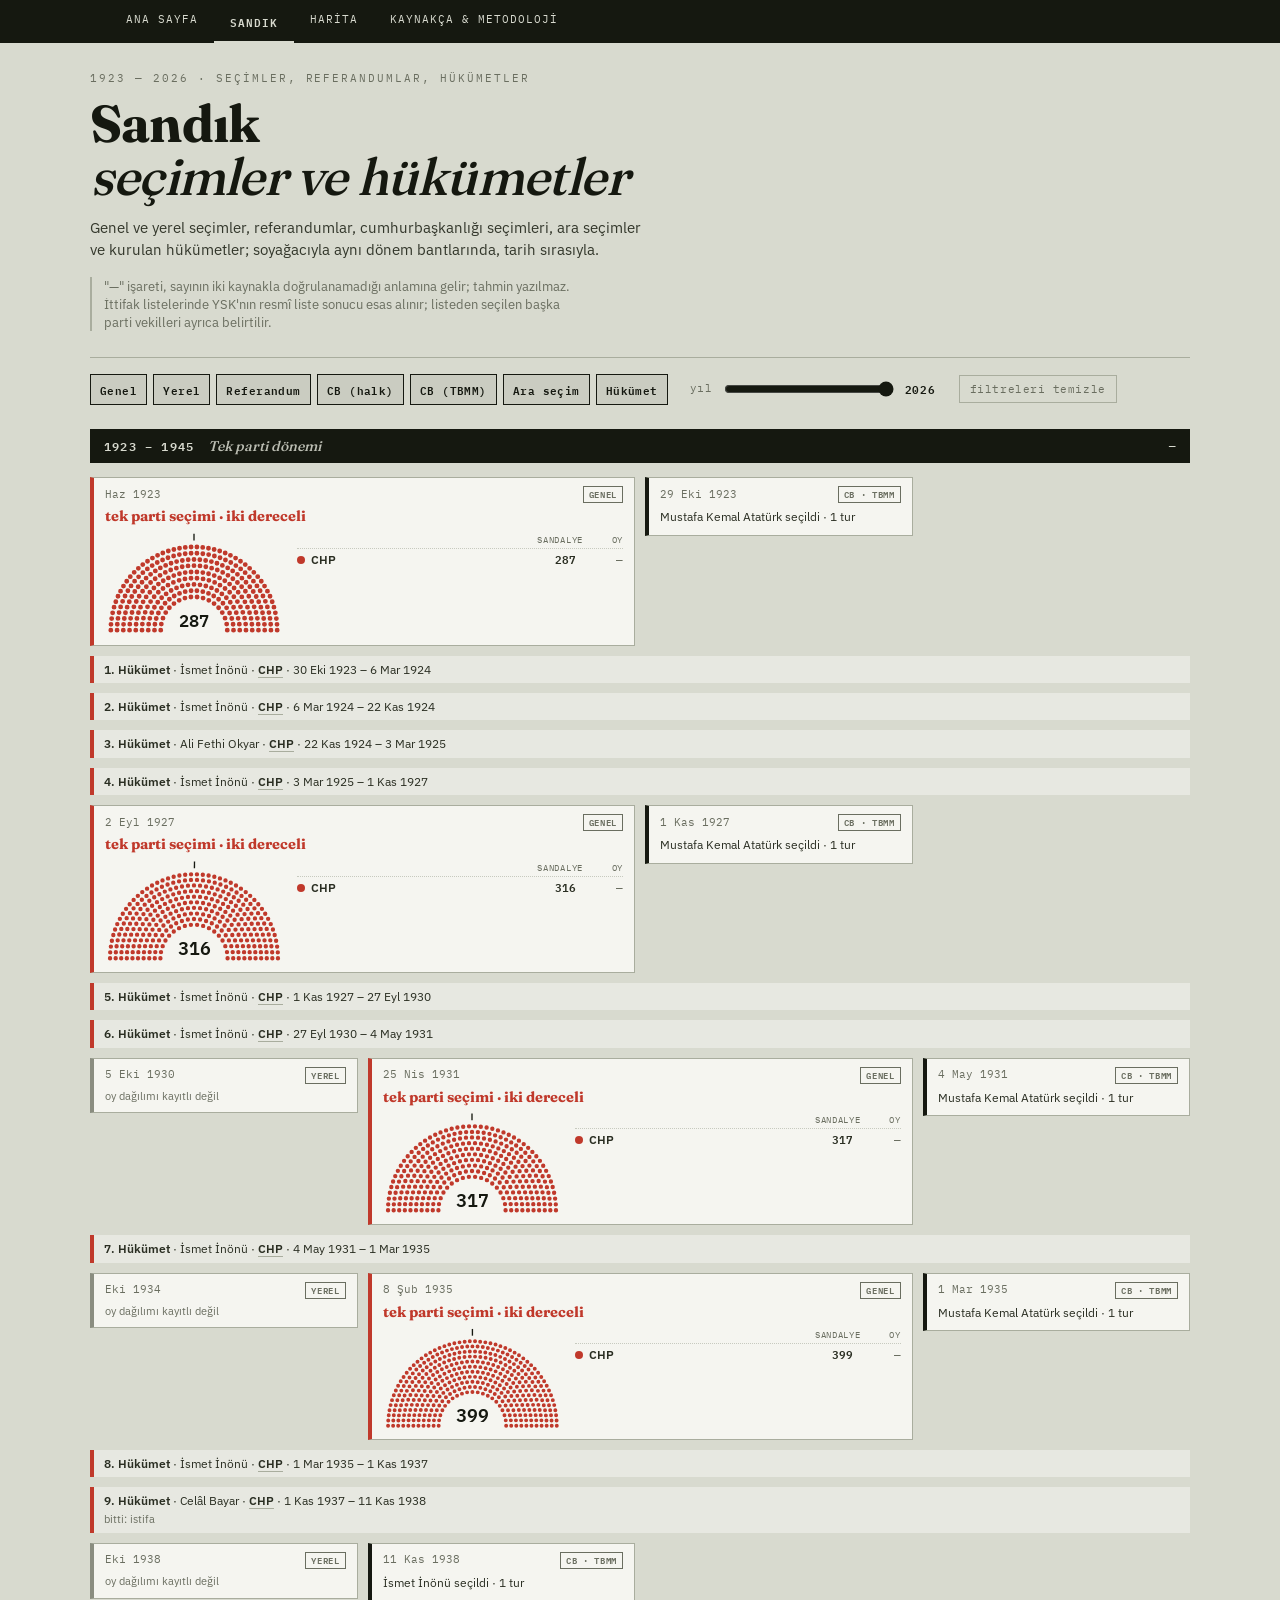
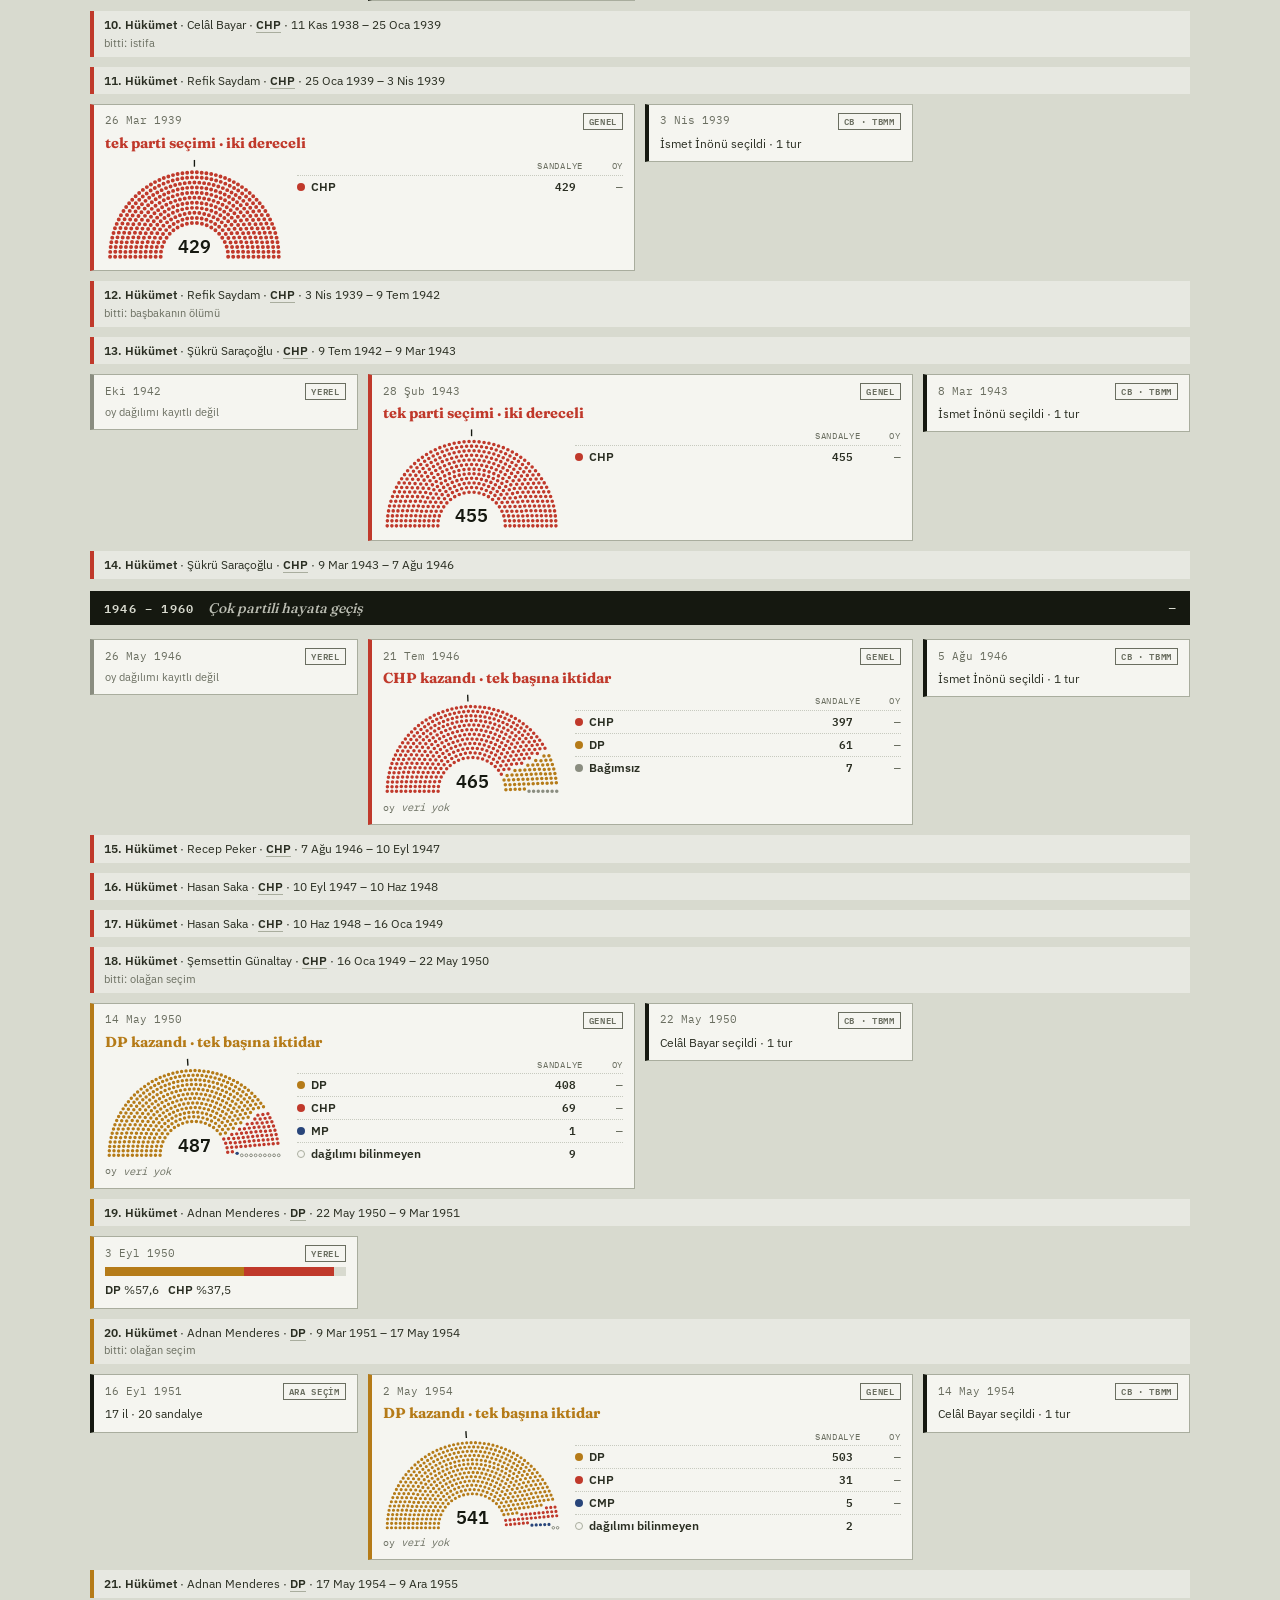
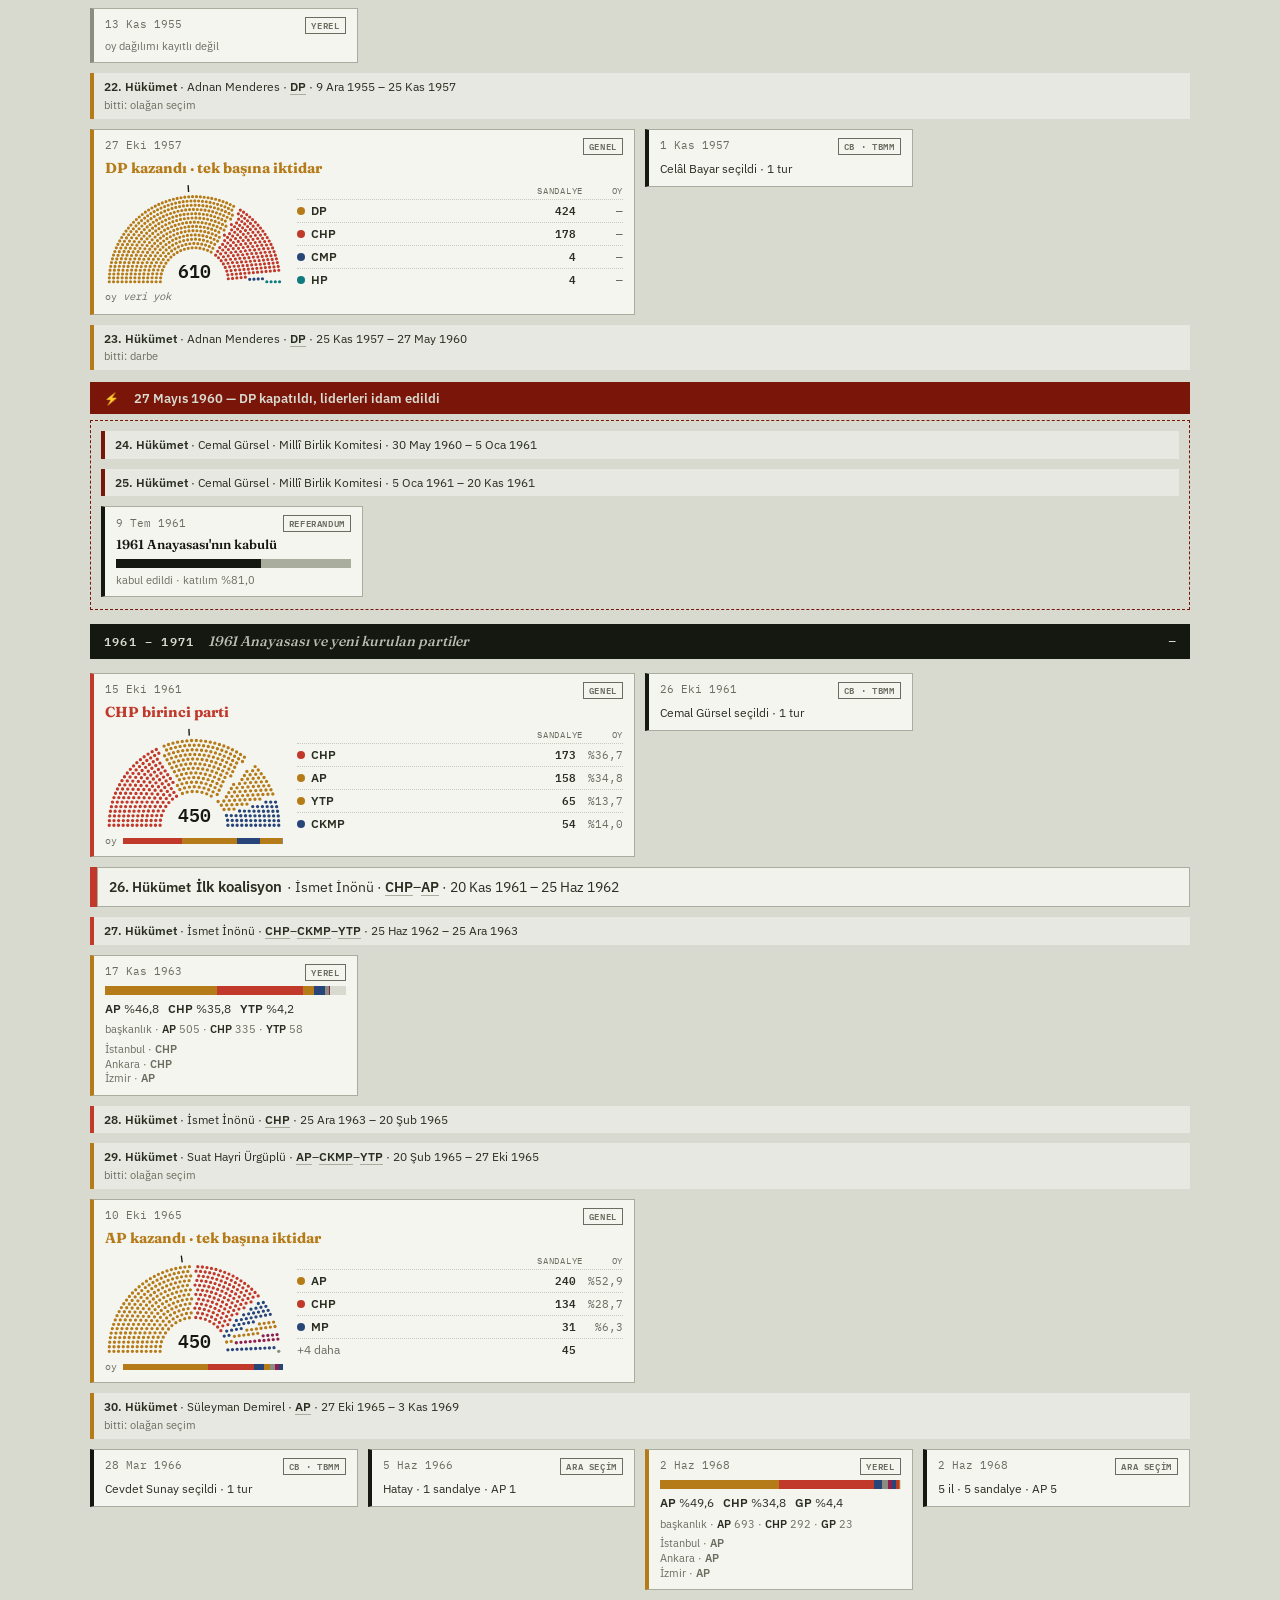
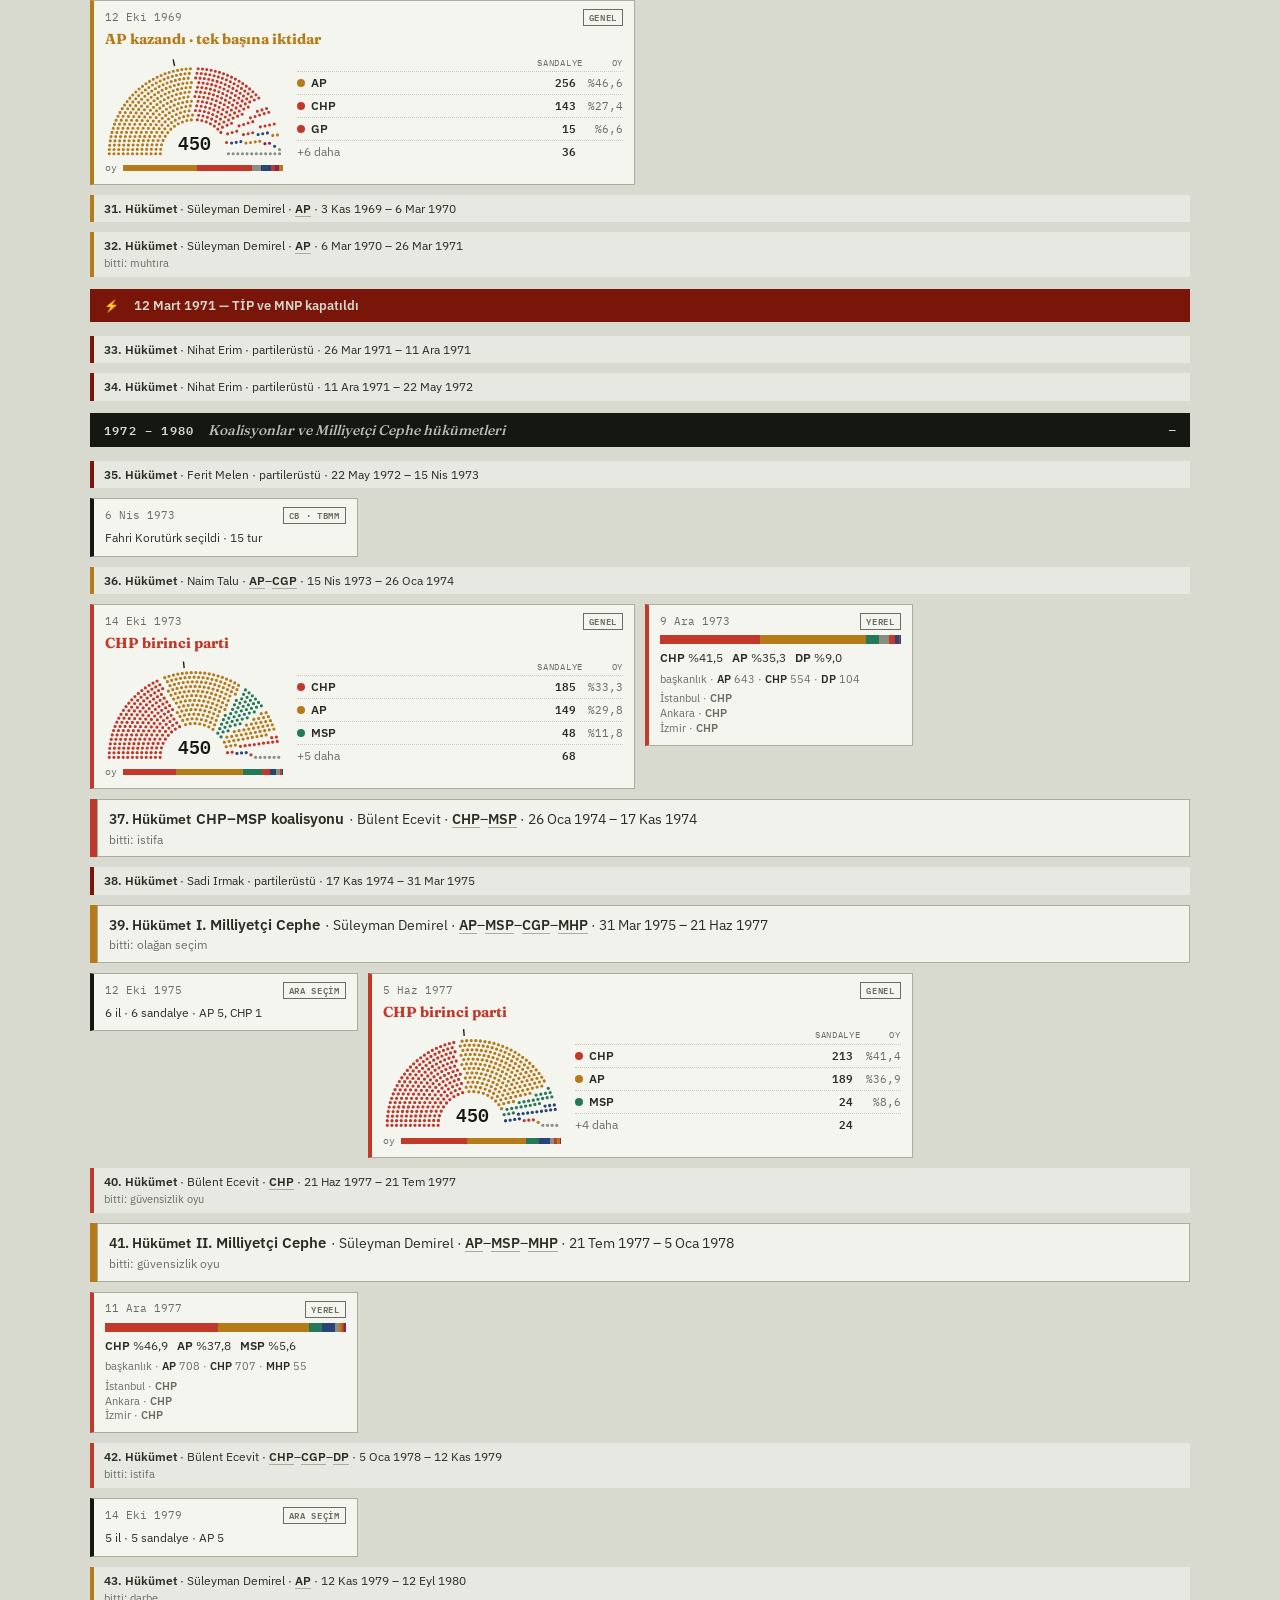
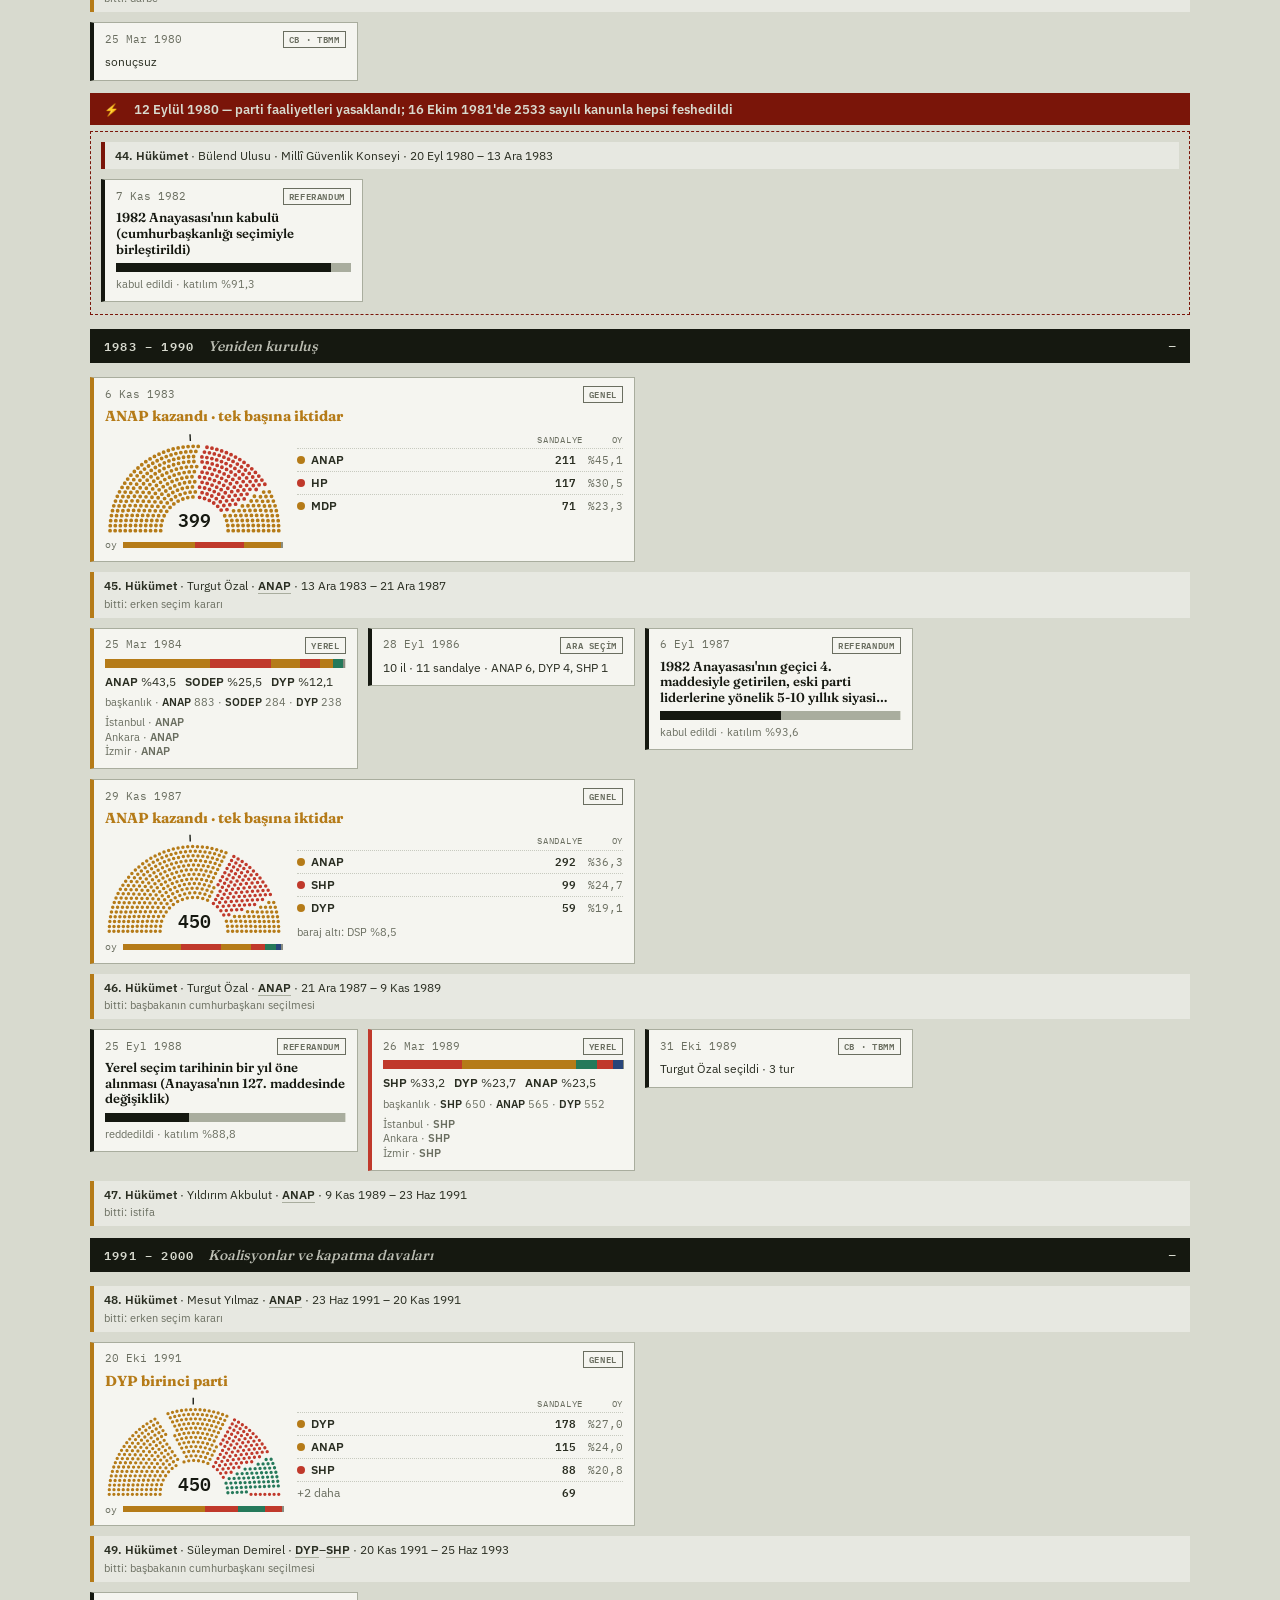
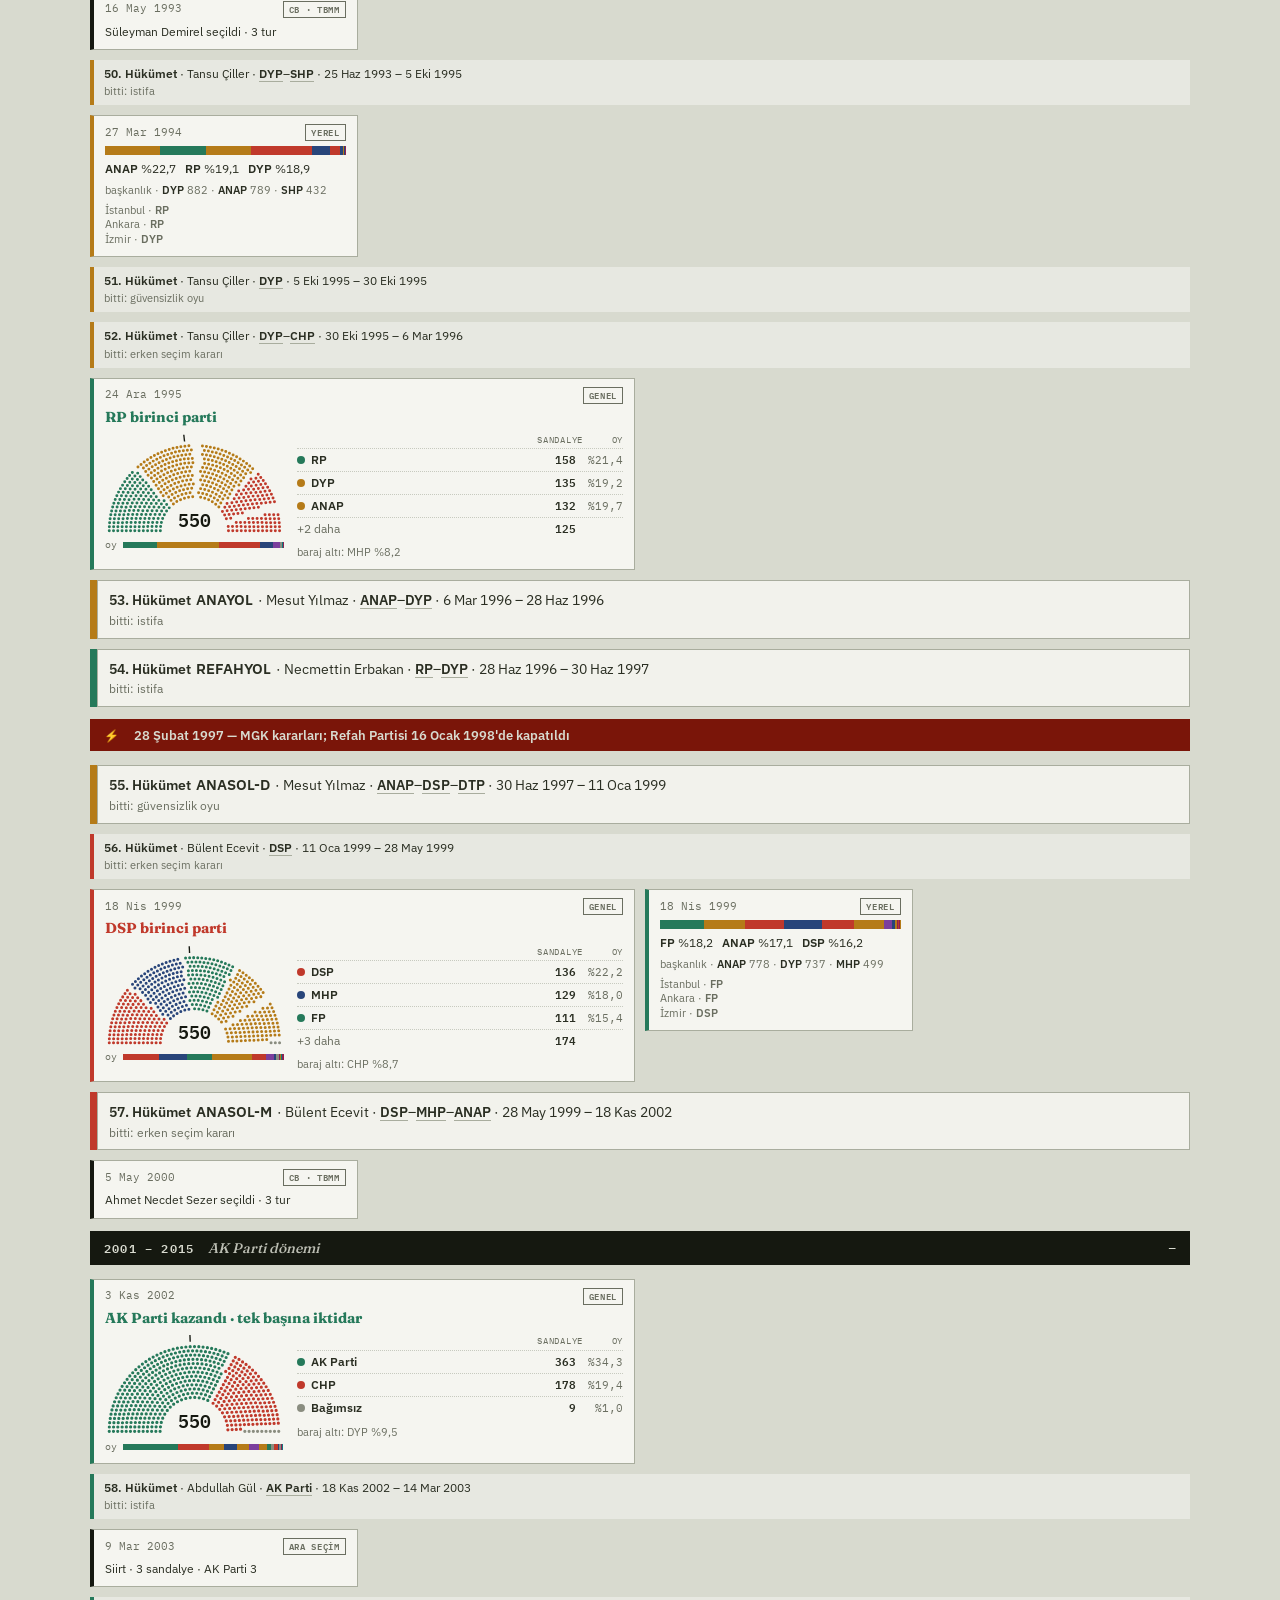
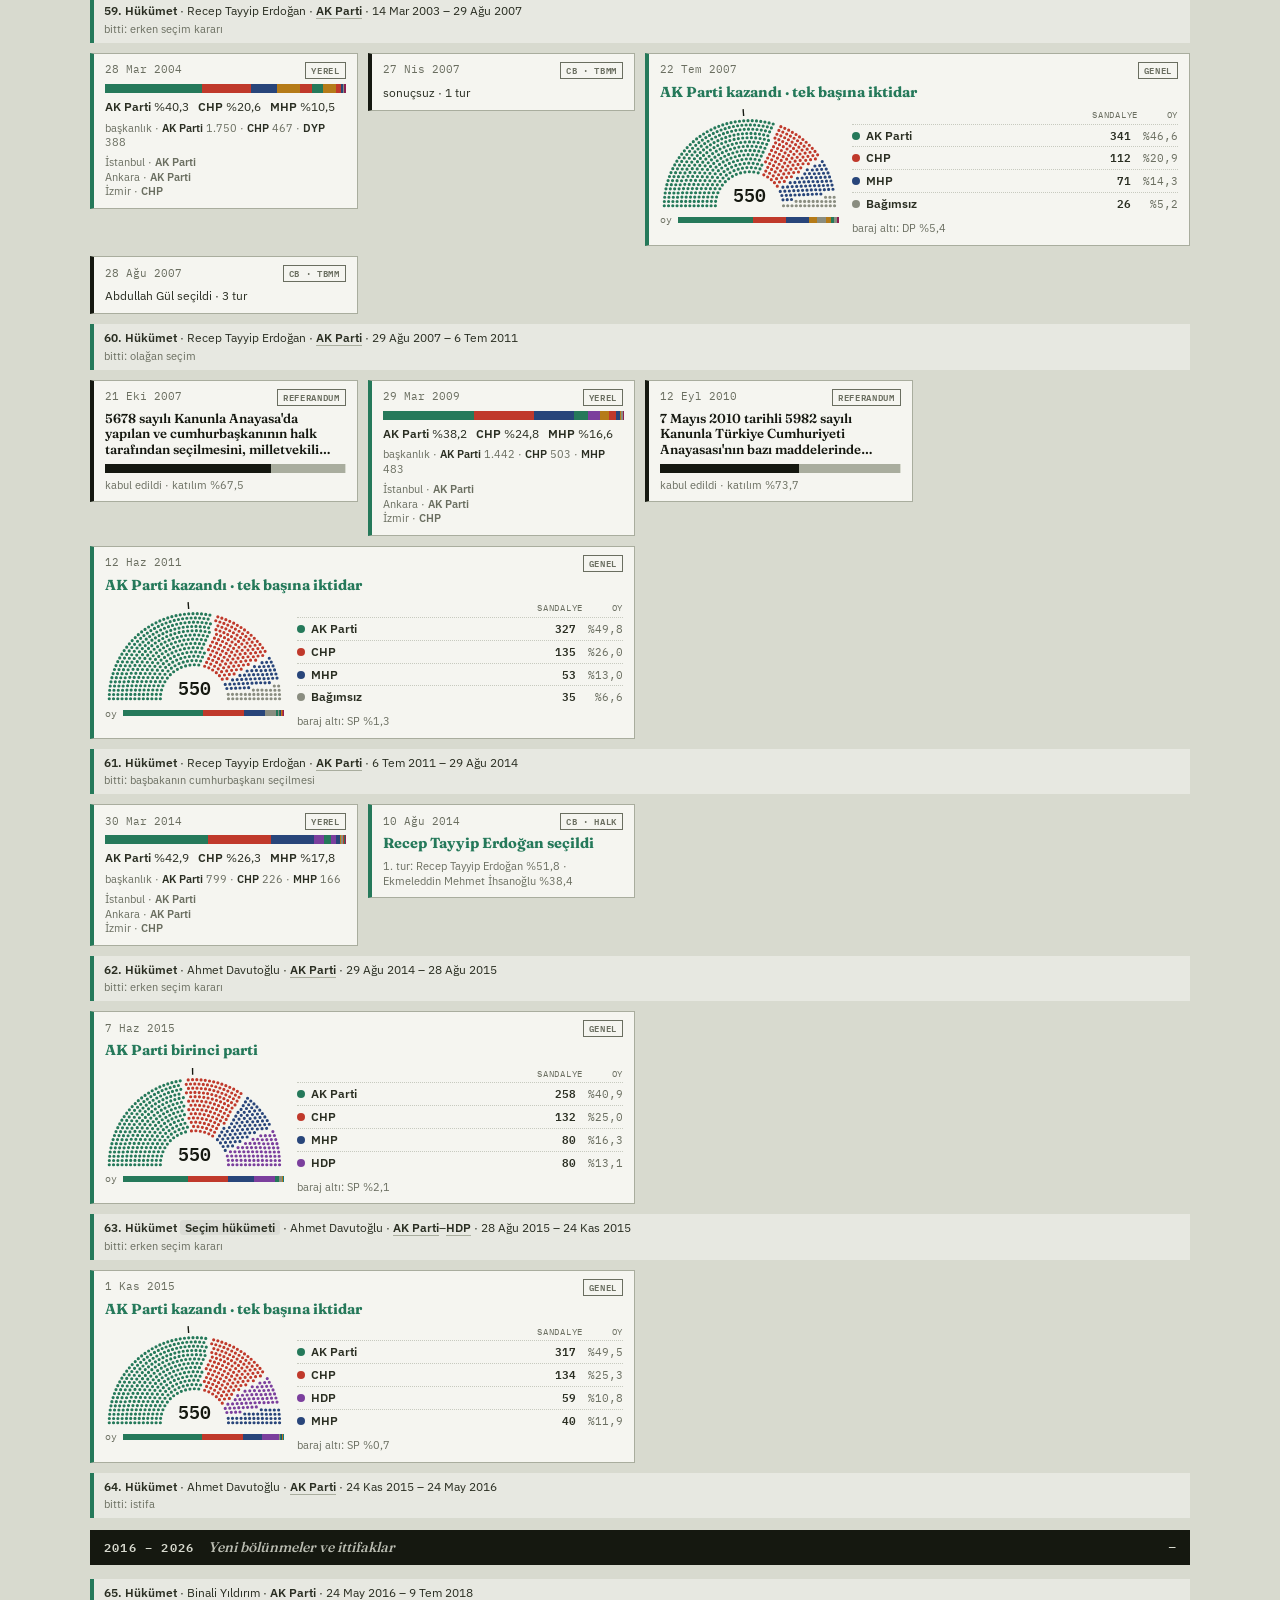
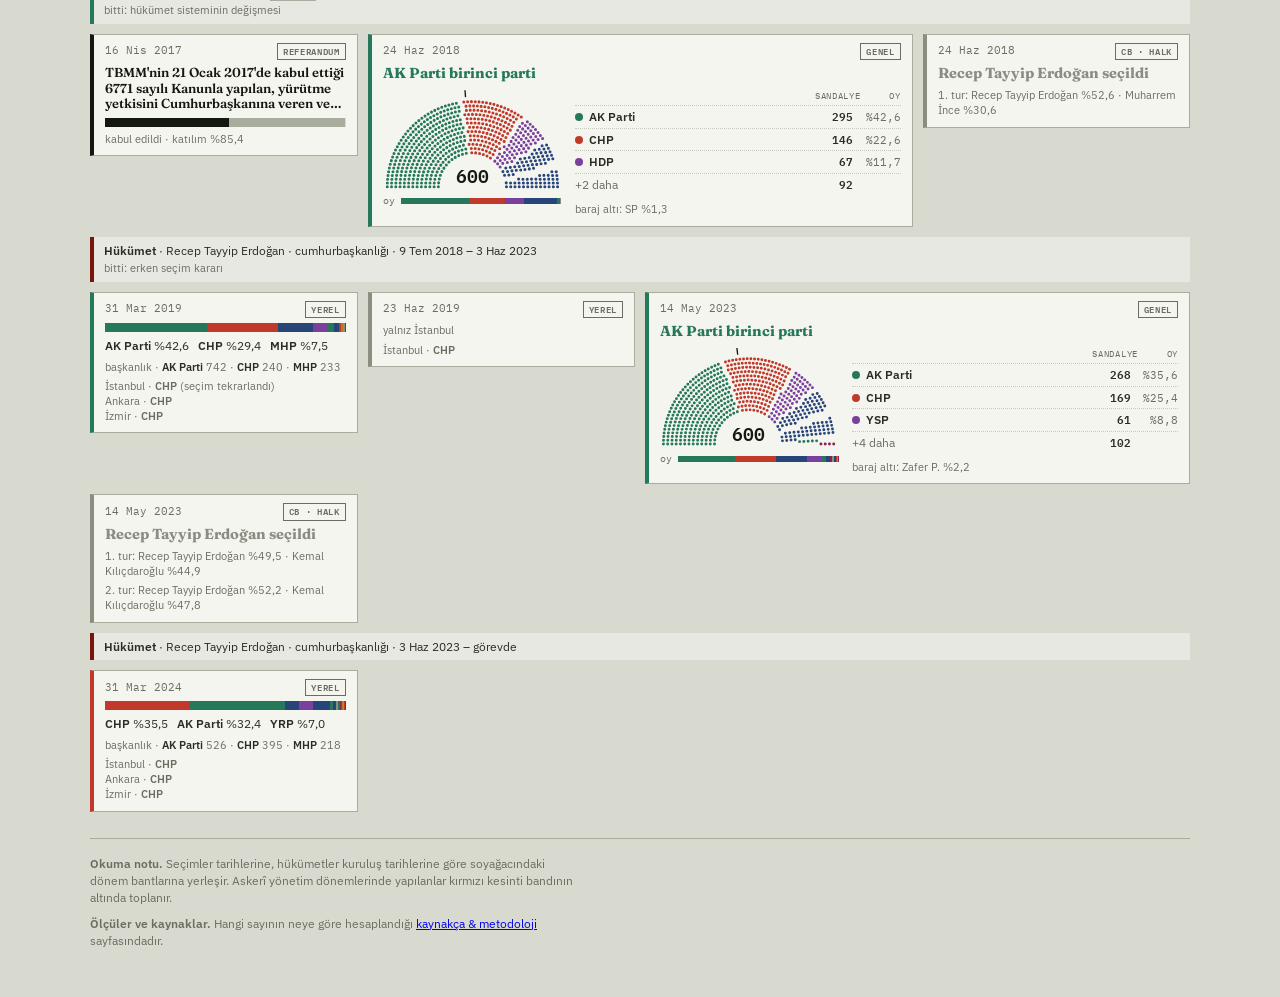
<file: sandik.html>
<!DOCTYPE html>
<html lang="tr">
<meta charset="utf-8">
<title>Sandık — Türkiye Siyasi Partileri Soyağacı</title>
<meta name="viewport" content="width=device-width, initial-scale=1">
<meta name="description" content="1923'ten bugüne Türkiye'deki genel ve yerel seçimler, referandumlar, cumhurbaşkanlığı seçimleri ve hükümetler tek kronolojide.">
<meta property="og:type" content="website">
<meta property="og:title" content="Sandık — Türkiye Siyasi Partileri Soyağacı">
<meta property="og:description" content="1923'ten bugüne seçimler, referandumlar ve hükümetler tek kronolojide.">
<meta property="og:locale" content="tr_TR">
<meta property="og:site_name" content="Türkiye Siyasi Partileri Soyağacı">
<meta property="og:url" content="https://emrebiltekin.me/soyagaci/sandik.html">
<meta property="og:image" content="https://emrebiltekin.me/soyagaci/paylasim/kapak-sandik.png">
<meta property="og:image:width" content="1200">
<meta property="og:image:height" content="630">
<meta property="og:image:alt" content="Sandık sayfası: seçim kartları, meclis dağılımları ve hükümet şeritleri">
<meta name="twitter:card" content="summary_large_image">
<meta name="twitter:title" content="Sandık — Türkiye Siyasi Partileri Soyağacı">
<meta name="twitter:description" content="1923'ten bugüne seçimler, referandumlar ve hükümetler tek kronolojide.">
<meta name="twitter:image" content="https://emrebiltekin.me/soyagaci/paylasim/kapak-sandik.png">
<link rel="canonical" href="https://emrebiltekin.me/soyagaci/sandik.html">
<link rel="icon" href="paylasim/simge.svg" type="image/svg+xml">
<link rel="apple-touch-icon" href="paylasim/simge-180.png">
<meta name="theme-color" content="#151810">
<link rel="stylesheet" href="ortak.css">
<link rel="stylesheet" href="sandik.css">
<link rel="stylesheet" href="harita.css">

<nav class="ustmenu">
  <div class="ustmenu-ic">
    <a href="index.html" class="ustmenu-link">Ana sayfa</a>
    <a href="sandik.html" class="ustmenu-link aktif">Sandık</a>
    <a href="harita.html" class="ustmenu-link">Harita</a>
    <a href="kaynakca.html" class="ustmenu-link">Kaynakça<span class="uzun"> &amp; metodoloji</span></a>
  </div>
</nav>
<div class="wrap">
  <header>
    <div class="eyebrow">1923 — 2026 · seçimler, referandumlar, hükümetler</div>
    <h1>Sandık<br><em>seçimler ve hükümetler</em></h1>
    <p class="lede">Genel ve yerel seçimler, referandumlar, cumhurbaşkanlığı seçimleri, ara seçimler ve
      kurulan hükümetler; soyağacıyla aynı dönem bantlarında, tarih sırasıyla.</p>
    <p class="disclaimer">"—" işareti, sayının iki kaynakla doğrulanamadığı anlamına gelir; tahmin
      yazılmaz. İttifak listelerinde YSK'nın resmî liste sonucu esas alınır; listeden seçilen başka
      parti vekilleri ayrıca belirtilir.</p>
  </header>

  <div class="araclar">
    <div class="turlar" id="turlar" role="group" aria-label="Kayıt türleri"></div>
    <div class="yil-filtre">
      <span>yıl</span>
      <input id="yilKaydirici" type="range" step="1" aria-label="Yıl filtresi">
      <span id="yilDeger" class="yil-deger"></span>
    </div>
    <button id="filtreTemizle" class="temizle-buton" type="button">filtreleri temizle</button>
  </div>

  <div id="rows"></div>

  <div id="perde"></div>
  <aside id="panel" role="dialog" aria-modal="true" aria-labelledby="p-kisa" inert aria-hidden="true">
    <button id="kapat" aria-label="Kapat">✕</button>
    <div id="p-govde"></div>
  </aside>

  <footer>
    <p><b>Okuma notu.</b> Seçimler tarihlerine, hükümetler kuruluş tarihlerine göre soyağacındaki
      dönem bantlarına yerleşir. Askerî yönetim dönemlerinde yapılanlar kırmızı kesinti bandının
      altında toplanır.</p>
    <p><b>Ölçüler ve kaynaklar.</b> Hangi sayının neye göre hesaplandığı
      <a href="kaynakca.html">kaynakça &amp; metodoloji</a> sayfasındadır.</p>
  </footer>
</div>

<script src="veri/partiler.js"></script>
<script src="veri/sandik.js"></script>
<script src="veri/iller.js"></script>
<script src="veri/il-sonuclari.js"></script>
<script src="ortak.js"></script>
<script src="sandik-mantik.js"></script>
<script src="harita-mantik.js"></script>
<script src="sandik-sayfa.js"></script>
</file>
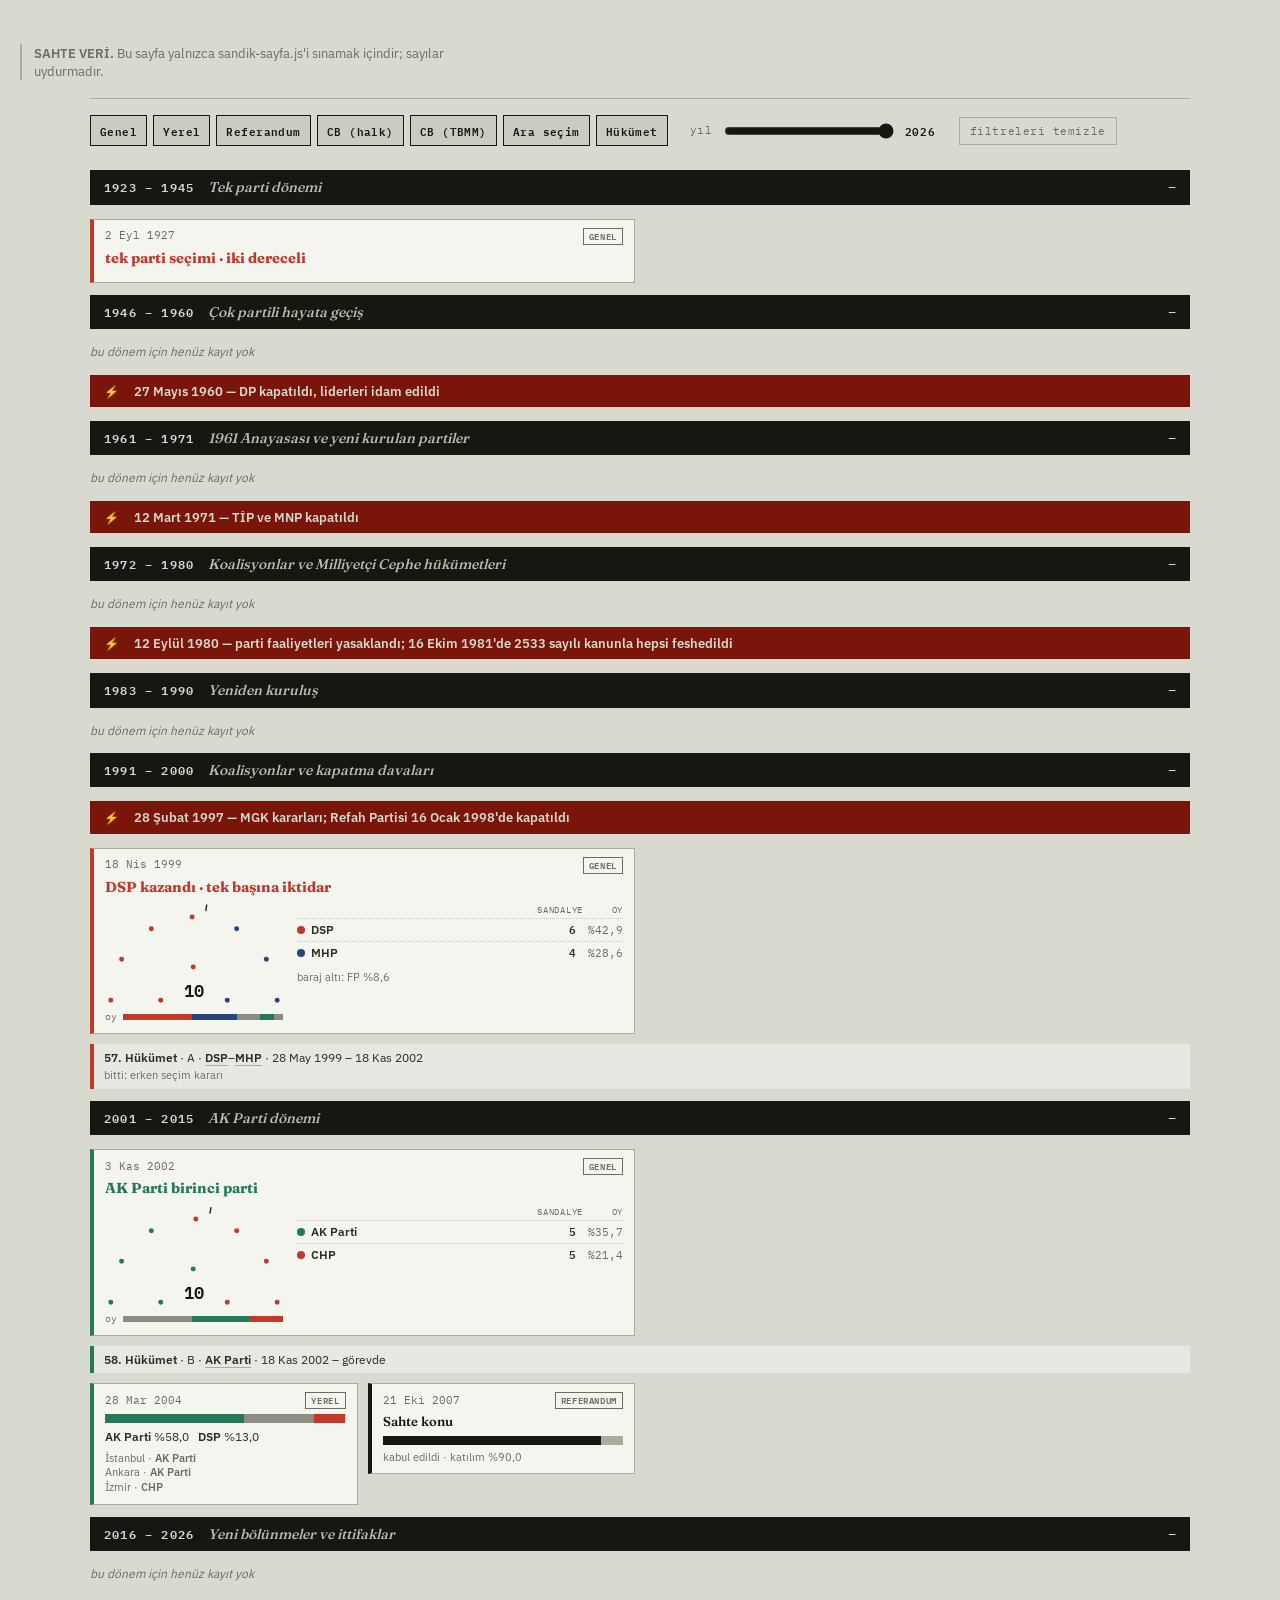
<file: araclar/denetim/fikstur.html>
<!DOCTYPE html>
<html lang="tr">
<meta charset="utf-8">
<meta name="robots" content="noindex">
<title>Sandık — SAHTE FİKSTÜR (test sayfası)</title>
<meta name="viewport" content="width=device-width, initial-scale=1">
<link rel="stylesheet" href="../../ortak.css">
<link rel="stylesheet" href="../../sandik.css">
<div class="wrap">
  <p class="disclaimer"><b>SAHTE VERİ.</b> Bu sayfa yalnızca sandik-sayfa.js'i sınamak içindir; sayılar uydurmadır.</p>
  <div class="araclar">
    <div class="turlar" id="turlar" role="group" aria-label="Kayıt türleri"></div>
    <div class="yil-filtre"><span>yıl</span>
      <input id="yilKaydirici" type="range" step="1" aria-label="Yıl filtresi">
      <span id="yilDeger" class="yil-deger"></span></div>
    <button id="filtreTemizle" class="temizle-buton" type="button">filtreleri temizle</button>
  </div>
  <div id="rows"></div>
  <div id="perde"></div>
  <aside id="panel" role="dialog" aria-modal="true" aria-labelledby="p-kisa" inert aria-hidden="true">
    <button id="kapat" aria-label="Kapat">✕</button>
    <div id="p-govde"></div>
  </aside>
</div>
<script src="../../veri/partiler.js"></script>
<script src="../test/fikstur.js"></script>
<script src="../../ortak.js"></script>
<script src="../../sandik-mantik.js"></script>
<script src="../../sandik-sayfa.js"></script>
</file>
<file: ortak.css>
/* Türkiye Siyasi Partileri Soyağacı — ortak stiller (fontlar, tasarım tokenları, üst menü, temel tipografi). index.html ve kaynakca.html tarafından paylaşılır. */

  /* Yerel fontlar (Google Fonts'tan gomulu, harici istek yok) */
  @font-face{
    font-family:"Fraunces";font-style:normal;font-weight:500 700;font-display:swap;
    src:url([data-uri]) format("woff2");
    unicode-range:U+0100-02BA, U+02BD-02C5, U+02C7-02CC, U+02CE-02D7, U+02DD-02FF, U+0304, U+0308, U+0329, U+1D00-1DBF, U+1E00-1E9F, U+1EF2-1EFF, U+2020, U+20A0-20AB, U+20AD-20C0, U+2113, U+2C60-2C7F, U+A720-A7FF;
  }
  @font-face{
    font-family:"Fraunces";font-style:normal;font-weight:500 700;font-display:swap;
    src:url([data-uri]) format("woff2");
    unicode-range:U+0000-00FF, U+0131, U+0152-0153, U+02BB-02BC, U+02C6, U+02DA, U+02DC, U+0304, U+0308, U+0329, U+2000-206F, U+20AC, U+2122, U+2191, U+2193, U+2212, U+2215, U+FEFF, U+FFFD;
  }
  @font-face{
    font-family:"IBM Plex Mono";font-style:normal;font-weight:400;font-display:swap;
    src:url([data-uri]) format("woff2");
    unicode-range:U+0100-02BA, U+02BD-02C5, U+02C7-02CC, U+02CE-02D7, U+02DD-02FF, U+0304, U+0308, U+0329, U+1D00-1DBF, U+1E00-1E9F, U+1EF2-1EFF, U+2020, U+20A0-20AB, U+20AD-20C0, U+2113, U+2C60-2C7F, U+A720-A7FF;
  }
  @font-face{
    font-family:"IBM Plex Mono";font-style:normal;font-weight:400;font-display:swap;
    src:url([data-uri]) format("woff2");
    unicode-range:U+0000-00FF, U+0131, U+0152-0153, U+02BB-02BC, U+02C6, U+02DA, U+02DC, U+0304, U+0308, U+0329, U+2000-206F, U+20AC, U+2122, U+2191, U+2193, U+2212, U+2215, U+FEFF, U+FFFD;
  }
  @font-face{
    font-family:"IBM Plex Mono";font-style:normal;font-weight:500;font-display:swap;
    src:url([data-uri]) format("woff2");
    unicode-range:U+0100-02BA, U+02BD-02C5, U+02C7-02CC, U+02CE-02D7, U+02DD-02FF, U+0304, U+0308, U+0329, U+1D00-1DBF, U+1E00-1E9F, U+1EF2-1EFF, U+2020, U+20A0-20AB, U+20AD-20C0, U+2113, U+2C60-2C7F, U+A720-A7FF;
  }
  @font-face{
    font-family:"IBM Plex Mono";font-style:normal;font-weight:500;font-display:swap;
    src:url([data-uri]) format("woff2");
    unicode-range:U+0000-00FF, U+0131, U+0152-0153, U+02BB-02BC, U+02C6, U+02DA, U+02DC, U+0304, U+0308, U+0329, U+2000-206F, U+20AC, U+2122, U+2191, U+2193, U+2212, U+2215, U+FEFF, U+FFFD;
  }
  @font-face{
    font-family:"IBM Plex Mono";font-style:normal;font-weight:600;font-display:swap;
    src:url([data-uri]) format("woff2");
    unicode-range:U+0100-02BA, U+02BD-02C5, U+02C7-02CC, U+02CE-02D7, U+02DD-02FF, U+0304, U+0308, U+0329, U+1D00-1DBF, U+1E00-1E9F, U+1EF2-1EFF, U+2020, U+20A0-20AB, U+20AD-20C0, U+2113, U+2C60-2C7F, U+A720-A7FF;
  }
  @font-face{
    font-family:"IBM Plex Mono";font-style:normal;font-weight:600;font-display:swap;
    src:url([data-uri]) format("woff2");
    unicode-range:U+0000-00FF, U+0131, U+0152-0153, U+02BB-02BC, U+02C6, U+02DA, U+02DC, U+0304, U+0308, U+0329, U+2000-206F, U+20AC, U+2122, U+2191, U+2193, U+2212, U+2215, U+FEFF, U+FFFD;
  }
  @font-face{
    font-family:"IBM Plex Sans";font-style:normal;font-weight:400 600;font-display:swap;
    src:url([data-uri]) format("woff2");
    unicode-range:U+0100-02BA, U+02BD-02C5, U+02C7-02CC, U+02CE-02D7, U+02DD-02FF, U+0304, U+0308, U+0329, U+1D00-1DBF, U+1E00-1E9F, U+1EF2-1EFF, U+2020, U+20A0-20AB, U+20AD-20C0, U+2113, U+2C60-2C7F, U+A720-A7FF;
  }
  @font-face{
    font-family:"IBM Plex Sans";font-style:normal;font-weight:400 600;font-display:swap;
    src:url([data-uri]) format("woff2");
    unicode-range:U+0000-00FF, U+0131, U+0152-0153, U+02BB-02BC, U+02C6, U+02DA, U+02DC, U+0304, U+0308, U+0329, U+2000-206F, U+20AC, U+2122, U+2191, U+2193, U+2212, U+2215, U+FEFF, U+FFFD;
  }
  :root{
    --kagit:#D8DACF;
    --murekkep:#151810;
    --kart:#F5F5F0;
    --soluk:#6A6E60;
    --cizgi:#A9AD9E;

    /* Gelenek renkleri burada tanımlı değil: tek kaynak index.html içindeki AILE dizisidir.
       Kartlara ve panele --aile olarak JS ile yazılır, böylece renk ile veri ayrışmaz. */
  }

  *{box-sizing:border-box}
  body{margin:0}
  .wrap{
    background:var(--kagit);
    color:var(--murekkep);
    font-family:"IBM Plex Sans",system-ui,sans-serif;
    padding:28px 20px 40px;
    line-height:1.45;
  }

  header{max-width:1100px;margin:0 auto 26px}
  .eyebrow{
    font-family:"IBM Plex Mono",monospace;font-size:11px;letter-spacing:.18em;
    text-transform:uppercase;color:var(--soluk);margin-bottom:10px;
  }
  h1{
    font-family:"Fraunces",Georgia,serif;font-weight:700;
    font-size:clamp(30px,5.2vw,52px);line-height:1.02;margin:0 0 14px;
    letter-spacing:-.015em;
  }
  h1 em{font-style:italic;font-weight:500}
  .lede{max-width:62ch;font-size:15px;color:#33372B;margin:0 0 6px}
  .disclaimer{
    max-width:62ch;font-size:12.5px;color:var(--soluk);
    border-left:2px solid var(--cizgi);padding-left:12px;margin-top:16px;
  }

  /* ---------- üst menü ---------- */
  .ustmenu{background:var(--murekkep)}
  .ustmenu-ic{
    max-width:1100px;margin:0 auto;padding:0 20px;
    display:flex;flex-wrap:wrap;
  }
  .ustmenu-link{
    font-family:"IBM Plex Mono",monospace;font-size:11px;letter-spacing:.09em;
    text-transform:uppercase;color:var(--kagit);text-decoration:none;
    padding:12px 16px 10px;border-bottom:2px solid transparent;
  }
  .ustmenu-link:hover{border-bottom-color:rgba(216,218,207,.4)}
  .ustmenu-link.aktif{border-bottom-color:var(--kagit);font-weight:600}
  .ustmenu-link:focus-visible{outline:2px solid var(--kagit);outline-offset:-2px}

  /* ---------- footer ---------- */
  footer{
    max-width:1100px;margin:26px auto 0;padding-top:16px;border-top:1px solid var(--cizgi);
    font-size:12px;color:var(--soluk);
  }
  footer p{margin:0 0 8px;max-width:70ch}

  /* ---------- ortak bileşenler: dönem bandı, kart kutusu, rozet, açıklama paneli ---------- */
  .araclar{
    max-width:1100px;margin:18px auto 0;padding-top:16px;border-top:1px solid var(--cizgi);
    display:flex;flex-wrap:wrap;align-items:center;gap:14px 22px;
  }
  .yil-filtre{
    display:flex;align-items:center;gap:9px;font-family:"IBM Plex Mono",monospace;
    font-size:11px;color:var(--soluk);letter-spacing:.06em;
  }
  .yil-filtre input[type=range]{width:170px;accent-color:var(--murekkep)}
  .yil-deger{font-weight:600;color:var(--murekkep);min-width:32px;display:inline-block}
  .temizle-buton{
    font-family:"IBM Plex Mono",monospace;font-size:11px;letter-spacing:.05em;color:var(--soluk);
    background:none;border:1px solid var(--cizgi);padding:6px 10px;cursor:pointer;
  }
  .temizle-buton:hover{background:var(--murekkep);color:var(--kagit);border-color:var(--murekkep)}
  .temizle-buton.aktif{color:var(--murekkep);border-color:var(--murekkep);font-weight:600}

  .banner{
    position:relative;z-index:1;
    background:var(--murekkep);color:var(--kagit);
    display:flex;align-items:baseline;gap:14px;flex-wrap:wrap;
    padding:7px 14px;margin:0 0 14px;
  }
  .banner .yil{font-family:"IBM Plex Mono",monospace;font-weight:600;font-size:12px;letter-spacing:.1em}
  .banner .ad{font-family:"Fraunces",serif;font-size:14px;font-style:italic;opacity:.85}
  .banner:not(.kesinti){cursor:pointer}
  .banner:not(.kesinti):focus-visible{outline:2px solid var(--kagit);outline-offset:-3px}
  .banner .ok{
    display:inline-block;margin-left:auto;font-family:"IBM Plex Mono",monospace;
    font-size:14px;line-height:1;
  }
  .banner.kesinti .ok{display:none}
  .banner.kesinti{background:#7A1509}
  .banner.kesinti .ad{opacity:1;font-style:normal;font-weight:600;font-family:"IBM Plex Sans",sans-serif;font-size:12.5px}

  .satir.kapali{display:none}

  .kart{
    background:var(--kart);
    border:1px solid var(--cizgi);
    border-left:4px solid var(--aile);
    padding:9px 11px 10px;
    position:relative;
    transition:box-shadow .18s, transform .18s, opacity .18s;
  }

  .rozet{
    font-family:"IBM Plex Mono",monospace;font-size:9px;font-weight:600;
    letter-spacing:.07em;text-transform:uppercase;
    padding:1px 5px;border:1px solid currentColor;white-space:nowrap;
  }
  .r-kapatildi{color:#7A1509}
  .r-faal{color:#25795A}
  .r-katildi{color:#5C5F52}

  .kart{cursor:pointer}
  .kart:hover{transform:translateY(-2px);box-shadow:0 4px 0 rgba(21,24,16,.18)}
  .kart:focus-visible{outline:2px solid var(--murekkep);outline-offset:2px}

  /* ---------- açıklama paneli ---------- */
  #perde{
    position:fixed;inset:0;background:rgba(21,24,16,.35);
    opacity:0;pointer-events:none;transition:opacity .22s;z-index:40;
  }
  #perde.acik{opacity:1;pointer-events:auto}

  #panel{
    position:fixed;top:0;right:0;bottom:0;width:min(420px,100%);
    background:var(--kart);border-left:6px solid var(--aile,#151810);
    z-index:50;overflow-y:auto;padding:26px 24px 40px;
    transform:translateX(102%);transition:transform .26s cubic-bezier(.4,0,.2,1);
    box-shadow:-6px 0 0 rgba(21,24,16,.12);
  }
  #panel.acik{transform:translateX(0)}

  #kapat{
    position:absolute;top:16px;right:18px;background:none;border:1px solid var(--cizgi);
    color:var(--soluk);font-family:"IBM Plex Mono",monospace;font-size:13px;
    width:30px;height:30px;cursor:pointer;line-height:1;
  }
  #kapat:hover{background:var(--murekkep);color:var(--kagit);border-color:var(--murekkep)}

  #panel .p-kisa{
    font-family:"Fraunces",serif;font-weight:700;font-size:30px;line-height:1;
    color:var(--aile);margin:0 0 6px;letter-spacing:-.02em;
  }
  #panel .p-ad{font-size:14px;color:#2A2E22;margin-bottom:14px;padding-right:30px}
  #panel .p-meta{
    font-family:"IBM Plex Mono",monospace;font-size:11.5px;color:var(--soluk);
    display:flex;align-items:center;gap:8px;flex-wrap:wrap;
    padding-bottom:14px;border-bottom:1px solid var(--cizgi);margin-bottom:16px;
  }
  #panel .p-etiket{
    font-family:"IBM Plex Mono",monospace;font-size:10px;letter-spacing:.14em;
    text-transform:uppercase;color:var(--soluk);margin:20px 0 7px;
  }
  #panel .p-kurucu{font-size:13px;color:#2A2E22;line-height:1.5}
  #panel .p-ozet{font-size:13.5px;color:#2A2E22;line-height:1.6}
  #panel .p-sembol{
    font-size:12.5px;color:#2A2E22;
    border:1px dashed var(--cizgi);padding:8px 10px;margin-top:6px;
  }
  #panel ul{list-style:none;margin:0;padding:0}
  #panel li{
    font-size:12.5px;padding:7px 0;border-bottom:1px dotted var(--cizgi);
    display:flex;gap:9px;align-items:baseline;
  }
  #panel li b{color:#2A2E22;font-weight:600;flex:none}
  #panel li span{color:var(--soluk);font-size:11.5px}
  #panel li i{width:8px;height:8px;border-radius:50%;flex:none;align-self:center}
  #panel li .p-bnot{display:block;font-style:normal;font-size:11px;line-height:1.4;margin-top:2px}
  .p-git{
    background:none;border:none;padding:0;cursor:pointer;text-align:left;
    font:inherit;color:#2A2E22;font-weight:600;text-decoration:underline;
    text-decoration-color:var(--cizgi);text-underline-offset:3px;
  }
  .p-git:hover{text-decoration-color:currentColor}

  @media (prefers-reduced-motion:reduce){*{transition:none!important}}
  @media (max-width:700px){ .wrap{padding:20px 14px 30px} }

  @media (max-width:760px){
    #panel{
      top:auto;left:0;right:0;bottom:0;width:100%;max-height:78vh;
      border-left:none;border-top:6px solid var(--aile,#151810);
      transform:translateY(102%);box-shadow:0 -6px 0 rgba(21,24,16,.12);
      padding:22px 18px 34px;
    }
    #panel.acik{transform:translateY(0)}

    .araclar{gap:12px}
    .yil-filtre{width:100%}
    .yil-filtre input[type=range]{flex:1;height:32px}
  }
  /* Telefon: küçük yazılar okunur boyuta, dokunma alanları parmağa uygun */
  @media (max-width:560px){
    .ustmenu-link .uzun{display:none}
    .ustmenu-ic{padding:0 6px;flex-wrap:nowrap;justify-content:space-between}
    .ustmenu-link{padding:14px 8px 12px;letter-spacing:.06em}
    .rozet{font-size:10.5px;padding:2px 6px}
    .p-git{padding:3px 0}
  }
</file>
<file: harita.css>
/* Harita sayfası ve Sandık panelindeki küçük harita. Ortak bileşenler ortak.css'te. */
:root{--h-bos:#ECECE6;--h-yok:#E4E5DC;--h-cizgi:#B9BCAE}
.h-harita{display:block;width:100%;height:auto}
.h-harita .h-il{stroke:#F5F5F0;stroke-width:.6;stroke-linejoin:round;transition:opacity .15s}
.h-harita .h-bilinmiyor{stroke:var(--cizgi)}
@media (hover:hover){
  .h-harita:hover .h-il{opacity:.55}
  .h-harita .h-il:hover{opacity:1;stroke:var(--murekkep);stroke-width:1.2}
}
.h-lejant{list-style:none;margin:0;padding:0;font-size:12.5px;color:#2A2E22}
.h-lejant li{display:flex;align-items:center;gap:8px;padding:4px 0;border-bottom:1px dotted var(--cizgi)}
.h-lejant li:last-child{border-bottom:none}
.h-lejant i{width:12px;height:12px;flex:none;border-radius:2px}
.h-lejant .h-i-bos{background:var(--h-bos);border:1px solid var(--cizgi);box-sizing:border-box}
.h-lejant .h-i-diger{background:#C9CBC0}
.h-lejant .h-i-yok{background:repeating-linear-gradient(45deg,var(--h-yok) 0 3px,var(--h-cizgi) 3px 4.5px)}
.h-lejant .h-taraf{border-bottom:none;padding-top:8px}
.h-lejant .h-taraf b{font-weight:600}
.h-lejant .h-not{font-size:11px;color:var(--soluk);border-bottom:none;padding-top:0}
.h-lejant span{margin-left:auto;font-family:"IBM Plex Mono",monospace;font-size:11px;color:var(--soluk)}
.h-ozet{margin-bottom:14px}
.h-ozet-cubuk{display:flex;height:12px;margin:6px 0 4px;background:var(--h-bos)}
.h-ozet-cubuk span{display:block;height:100%}
.h-ozet-cubuk span+span{margin-left:2px}
.h-ozet .h-lejant b{font-weight:600}
.h-ozet .h-lejant span{font-size:12px;color:#2A2E22}
.h-ozet-karar{font-family:"IBM Plex Mono",monospace;font-size:11px;letter-spacing:.06em;text-transform:uppercase;color:var(--soluk);margin-top:4px}
.gizli{position:absolute;width:1px;height:1px;overflow:hidden;clip:rect(0 0 0 0);white-space:nowrap}

/* sayfa */
.h-araclar{max-width:1100px;margin:0 auto 14px}
.h-secim{display:flex;align-items:center;gap:6px}
.h-secim select{font-family:"IBM Plex Mono",monospace;font-size:12px;padding:5px 8px;border:1px solid var(--cizgi);
  background:var(--kart);color:var(--murekkep)}
.tur-dugme{font-family:"IBM Plex Mono",monospace;font-size:11px;letter-spacing:.04em;padding:5px 9px;
  border:1px solid var(--cizgi);background:none;color:var(--soluk);cursor:pointer}
.tur-dugme[aria-pressed="true"]{border-color:var(--murekkep);color:var(--murekkep);background:rgba(21,24,16,.07);font-weight:600}
.turlar{display:flex;flex-wrap:wrap;gap:6px}
.h-sahne{max-width:1100px;margin:0 auto;background:var(--kart);border:1px solid var(--cizgi);padding:16px 18px 14px}
.h-baslik{display:flex;flex-wrap:wrap;align-items:baseline;gap:6px 14px;margin-bottom:10px}
.h-baslik b{font-family:"Fraunces",serif;font-size:22px;font-weight:700}
.h-baslik span{font-family:"IBM Plex Mono",monospace;font-size:11.5px;color:var(--soluk)}
.h-baslik a{font-size:12.5px;color:#2A2E22;text-underline-offset:3px;text-decoration-color:var(--cizgi)}
.h-duzen{display:grid;grid-template-columns:minmax(0,1fr) 230px;gap:18px;align-items:start}
.h-yan .p-etiket{font-family:"IBM Plex Mono",monospace;font-size:10px;letter-spacing:.14em;text-transform:uppercase;
  color:var(--soluk);margin:0 0 6px}
.h-yan .h-not{font-size:11.5px;color:var(--soluk);line-height:1.45;margin-top:10px}
.h-bos-mesaj{padding:40px 10px;text-align:center;color:var(--soluk);font-size:13px}
.h-ayrinti{margin-top:12px;font-size:12.5px}
.h-ayrinti summary{cursor:pointer;font-family:"IBM Plex Mono",monospace;font-size:11.5px;color:var(--soluk)}
.h-tablo{width:100%;border-collapse:collapse;margin-top:8px}
.h-tablo th,.h-tablo td{text-align:left;padding:4px 6px;border-bottom:1px dotted var(--cizgi);font-weight:400}
.h-tablo thead th{font-family:"IBM Plex Mono",monospace;font-size:10px;letter-spacing:.1em;text-transform:uppercase;color:var(--soluk)}
.h-tablo tbody th{font-weight:600}
.h-secili{min-height:2.6em;margin-top:8px;padding:7px 10px;font-size:13px;line-height:1.4;color:#2A2E22;
  background:rgba(21,24,16,.04);border-left:3px solid var(--cizgi)}
.h-secili:empty{display:none}
.h-harita .h-il.h-secik{stroke:var(--murekkep);stroke-width:1.6;opacity:1}
.h-harita .h-il{cursor:pointer}
@media (max-width:560px){
  .tur-dugme{min-height:38px;padding-left:12px;padding-right:12px}
  .h-secim select{min-height:38px}
  .h-secim button{min-width:38px;min-height:38px}
  .h-yan .p-etiket,.h-tablo thead th{font-size:11px}
  .h-lejant li{padding:7px 0}
  .h-ayrinti{overflow-x:auto}
  .h-tablo{font-size:12px}
  .h-tablo th,.h-tablo td{padding-left:4px;padding-right:4px}
}
@media (max-width:760px){
  .h-duzen{grid-template-columns:1fr}
  .h-sahne{padding:12px 10px}
}

/* Sandık panelindeki küçük harita */
#panel .p-harita{margin:6px 0 4px}
#panel .p-harita .h-lejant{margin-top:8px;font-size:12px}
#panel .p-harita-bag{font-size:12px;margin-top:6px}
#panel .p-harita-bag a{color:#2A2E22;text-underline-offset:3px;text-decoration-color:var(--cizgi)}
</file>
<file: sandik.css>
/* Sandık sayfasına özgü stiller. Ortak bileşenler (bant, kart kutusu, panel, araç çubuğu) ortak.css'te. */
.turlar{display:flex;flex-wrap:wrap;gap:6px}
.tur-dugme{
  font-family:"IBM Plex Mono",monospace;font-size:11px;letter-spacing:.04em;
  padding:5px 9px;border:1px solid var(--cizgi);background:none;color:var(--soluk);cursor:pointer;
}
.tur-dugme[aria-pressed="true"]{border-color:var(--murekkep);color:var(--murekkep);background:rgba(21,24,16,.07);font-weight:600}
.tur-dugme:focus-visible{outline:2px solid var(--murekkep);outline-offset:2px}

#rows{max-width:1100px;margin:24px auto 0}
.s-donem.kapali{display:none}
.s-satir{display:grid;grid-template-columns:repeat(auto-fill,minmax(240px,1fr));gap:10px;margin:0 0 12px}
.s-oge[data-tur="genel"]{grid-column:span 2}
.s-oge-serit{grid-column:1/-1}
.s-bos{font-size:12px;color:var(--soluk);font-style:italic;margin:0 0 14px}
.s-kap{border:1px dashed #7A1509;padding:10px 10px 0;margin:-8px 0 14px}

.s-kart{padding:8px 11px 9px}
.s-ust{
  display:flex;justify-content:space-between;align-items:center;gap:8px;margin-bottom:5px;
  font-family:"IBM Plex Mono",monospace;font-size:11px;color:var(--soluk);
}
.t-rozet{
  font-family:"IBM Plex Mono",monospace;font-size:9px;font-weight:600;letter-spacing:.07em;
  padding:1px 5px;border:1px solid currentColor;white-space:nowrap;
}
.s-baslik{font-family:"Fraunces",serif;font-weight:700;font-size:14.5px;line-height:1.2;color:var(--aile);margin-bottom:6px}
/* referandum konusu uzun: üç satırda kesilir, tamamı panelde */
.s-konu{font-size:13px;font-weight:600;color:var(--murekkep);
  display:-webkit-box;-webkit-line-clamp:3;-webkit-box-orient:vertical;overflow:hidden}
.cubuk{display:flex;height:9px;margin:4px 0;background:var(--kagit)}
.cubuk i{display:block;height:100%}
.cubuk-yok{font-size:10.5px;color:var(--soluk);font-style:italic;margin:4px 0}
.s-ilk3{list-style:none;margin:6px 0 0;padding:0;font-size:11.5px;color:#2A2E22}
.s-ilk3 li{display:inline;margin-right:9px}
.s-baraj,.s-not,.s-sehirler,.s-baskanlik{font-size:10.5px;color:var(--soluk);margin-top:5px;line-height:1.4}
.s-kucuk .s-tek{font-size:12px;color:#2A2E22}

.s-serit{
  border-left:4px solid var(--aile);padding:5px 10px;font-size:12px;color:#2A2E22;
  background:rgba(245,245,240,.55);
}
.s-serit a{color:inherit;text-underline-offset:3px;text-decoration-color:var(--cizgi)}
.s-bitis{font-size:11px;color:var(--soluk);margin-top:2px}
.s-lakap{font-weight:600;color:#2A2E22;background:rgba(0,0,0,.05);border-radius:3px;padding:0 5px;white-space:nowrap}
.s-serit-onemli{border-left-width:7px;padding:9px 12px;font-size:13.5px;background:rgba(245,245,240,.9);
  box-shadow:inset 0 0 0 1px var(--cizgi)}
.s-serit-onemli .s-lakap{font-size:15px;background:none;padding:0 2px}
.s-serit-onemli .s-bitis{font-size:11.5px}

/* genel seçim kartı: solda meclis yarım dairesi, sağda sandalye listesi */
.s-meclis{display:flex;gap:14px;align-items:flex-start}
.s-sol{flex:0 0 178px}
.s-sag{flex:1;min-width:0;max-width:340px}
.meclis{display:block;width:100%;height:auto;overflow:visible}
.meclis .m-grup path{fill:none;stroke-linecap:round}
.meclis .m-bos circle{fill:none;stroke:var(--soluk);stroke-width:.9}
.meclis .m-cogunluk{stroke:var(--murekkep);stroke-width:1.6;stroke-linecap:butt}
.meclis .m-sayi{font-family:"IBM Plex Mono",monospace;font-weight:600;font-size:21px;fill:var(--murekkep)}
.meclis .m-alt{font-family:"IBM Plex Mono",monospace;font-size:7.5px;letter-spacing:.08em;fill:var(--soluk)}
.meclis .m-grup{transition:opacity .15s}
.meclis:hover .m-grup{opacity:.3}
.meclis:hover .m-grup:hover{opacity:1}
.s-oycubuk{display:flex;align-items:center;gap:6px;margin-top:4px;
  font-family:"IBM Plex Mono",monospace;font-size:9.5px;color:var(--soluk)}
.s-oycubuk .cubuk{flex:1;height:6px;margin:0}
.s-oycubuk .cubuk-yok{margin:0}
.s-koltuk{list-style:none;margin:0;padding:0;font-size:12px;color:#2A2E22}
.s-koltuk li{display:grid;grid-template-columns:1fr 3.2em 3.6em;gap:4px;align-items:baseline;
  padding:2px 0;border-bottom:1px dotted rgba(169,173,158,.6)}
.s-koltuk li:last-child{border-bottom:none}
.s-koltuk b{font-weight:600;white-space:nowrap;overflow:hidden;text-overflow:ellipsis}
.s-koltuk b i{display:inline-block;width:8px;height:8px;border-radius:50%;margin-right:6px;vertical-align:0}
.s-koltuk b i.bos{border:1px solid var(--cizgi);box-sizing:border-box}
.s-koltuk span{text-align:right;font-family:"IBM Plex Mono",monospace;font-size:11px}
.s-koltuk span:nth-child(2){font-weight:600}
.s-koltuk span:nth-child(3){color:var(--soluk)}
.s-koltuk .s-kb span{font-size:8.5px;font-weight:400;letter-spacing:.08em;text-transform:uppercase;color:var(--soluk)}
.s-koltuk .s-artan b{font-weight:400;color:var(--soluk)}
.s-meclis .s-baraj{margin-top:6px}

/* panel: meclis çizimi ve sonuç tablosu */
#panel .p-meclis{margin:4px 0 6px}
#panel .p-meclis .meclis{max-width:340px;margin:0 auto}
#panel .p-meclis figcaption{font-size:11px;color:var(--soluk);line-height:1.45;margin-top:6px}
#panel .p-tablo{width:100%;border-collapse:collapse;margin-top:12px;font-size:12.5px;color:#2A2E22}
#panel .p-tablo thead th{font-family:"IBM Plex Mono",monospace;font-size:9.5px;font-weight:500;letter-spacing:.1em;
  text-transform:uppercase;color:var(--soluk);text-align:right;padding:0 0 4px;border-bottom:1px solid var(--cizgi)}
#panel .p-tablo thead th:first-child{text-align:left}
#panel .p-grup th{font-family:"IBM Plex Mono",monospace;font-size:9.5px;font-weight:500;letter-spacing:.12em;
  text-transform:uppercase;color:var(--soluk);text-align:left;padding:14px 0 4px}
#panel .p-tablo td{padding:5px 0;border-bottom:1px dotted var(--cizgi);vertical-align:top}
#panel .p-tablo td:first-child{padding-right:8px}
#panel .p-tablo td:first-child i{display:inline-block;width:8px;height:8px;border-radius:50%;margin-right:7px}
#panel .p-tablo td+td{text-align:right;font-family:"IBM Plex Mono",monospace;font-size:11.5px;white-space:nowrap;padding-left:10px}
#panel .p-tablo td b{font-weight:600}
#panel .p-tablo small{display:block;font-size:10px;color:var(--soluk)}

#rows.filtreli .s-oge{opacity:.25}
#rows.filtreli .s-oge.sonuc{opacity:1}

@media (max-width:560px){
  .t-rozet{font-size:10.5px}
  .cubuk-yok,.s-baraj,.s-not,.s-sehirler,.s-baskanlik{font-size:12px}
  .s-koltuk .s-kb span{font-size:10px}
  .s-oycubuk{font-size:11px}
  #panel .p-tablo thead th,#panel .p-grup th{font-size:10.5px}
  #panel .p-tablo small{font-size:11px}
  .tur-dugme{min-height:38px;padding-left:11px;padding-right:11px}
}
@media (max-width:760px){
  .s-satir{grid-template-columns:1fr}
  .s-oge[data-tur="genel"]{grid-column:auto}
  .s-ilk3 li{display:block}
  .s-sol{flex-basis:44%}
  .turlar{width:100%}
}
.s-baskanlik b{color:#2A2E22;font-weight:600}
#panel .p-dipnot{font-size:12px;color:var(--soluk);line-height:1.45;margin:6px 0 4px}
#panel .cubuk{margin:6px 0 2px}
</file>
